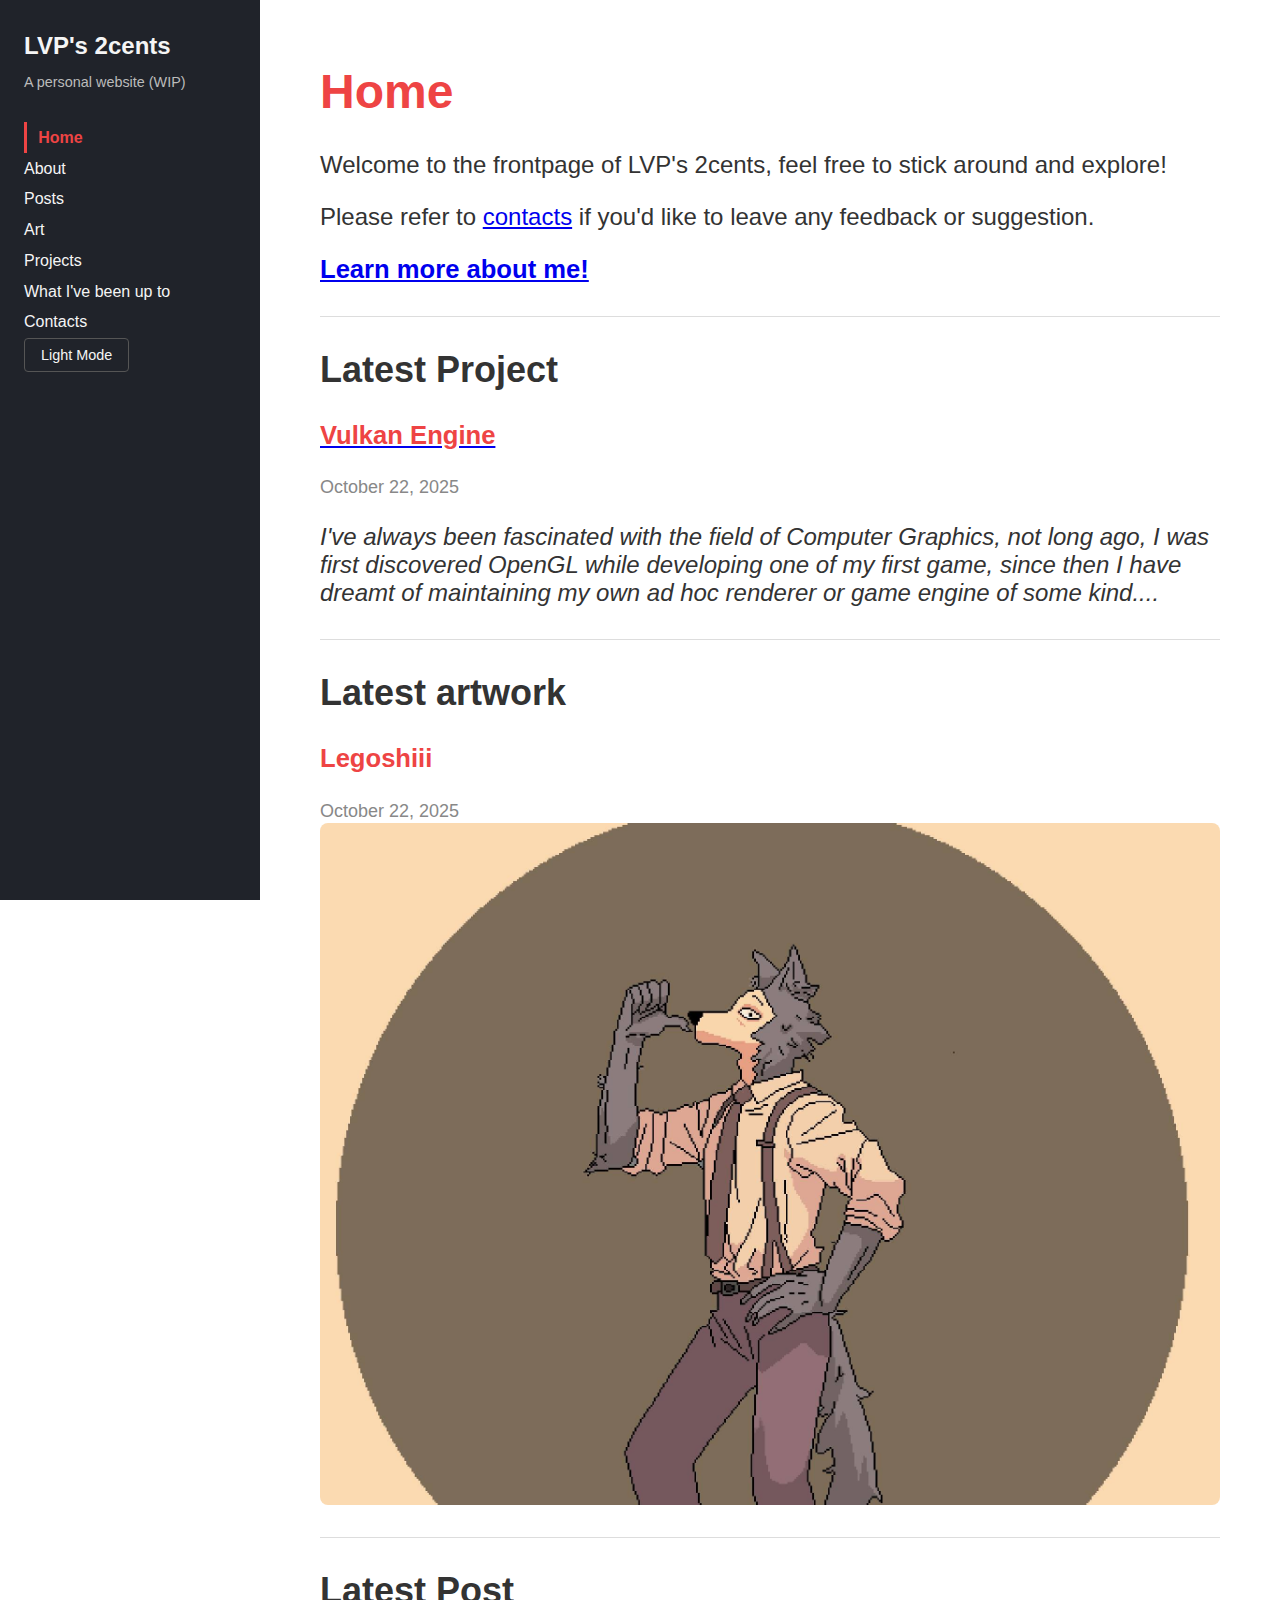
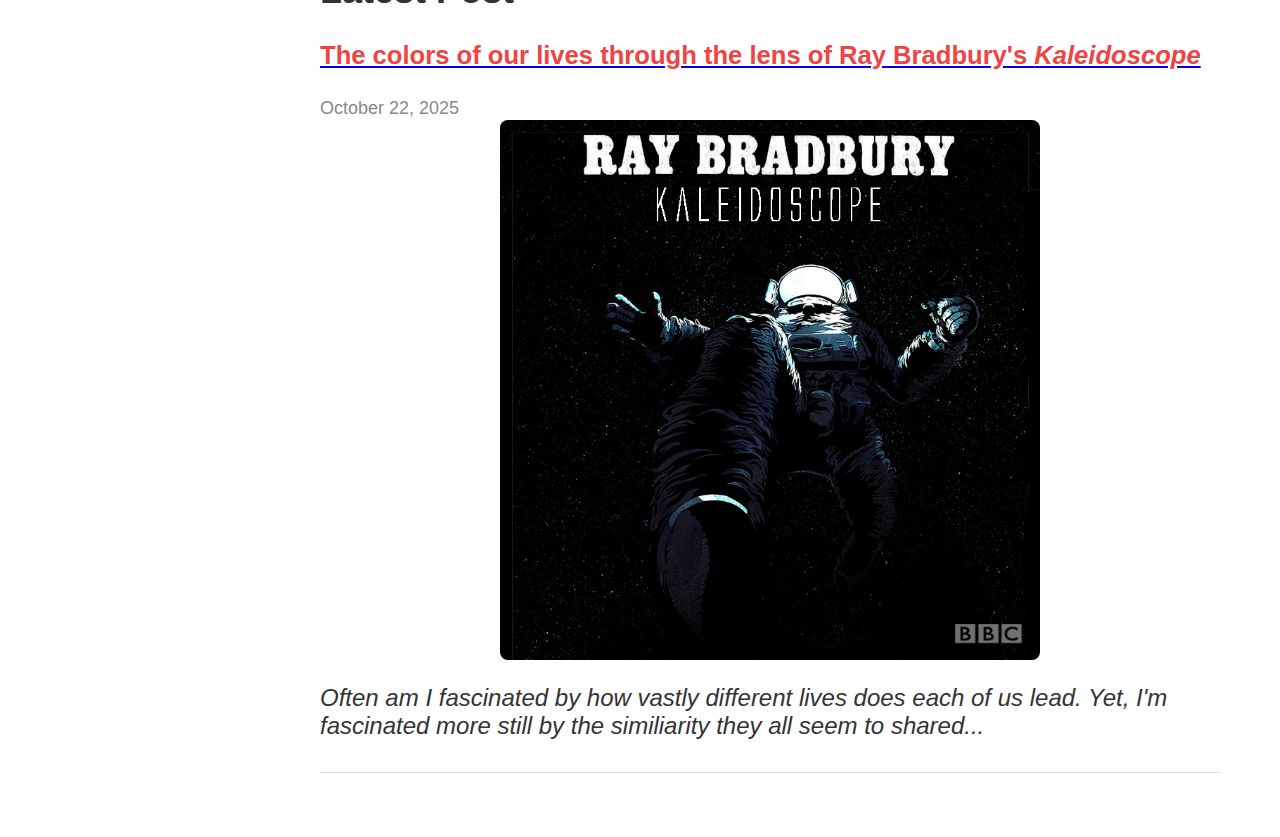
<file: index.html>
<!DOCTYPE html>
<html lang="en">
<head>
  <meta charset="UTF-8">
  <meta name="viewport" content="width=device-width, initial-scale=1.0">
  <title>LVP's 2cents</title>
  <meta name="description" content="Welcome to my LVP's 2cents.">
  <meta name="keywords" content=" portfolio, OpenGL, Java, 2D engine, HTML, CSS, JS">
  <meta name="author" content="lvpgitgud">
  <link rel="icon" type="image/x-icon" href="/images/favicon.svg">

  <link rel = "stylesheet" href="style/style.css">

</head>
<body>

  <aside class="sidebar">
    <div>
      <h1>LVP's 2cents</h1>
      <p>A personal website (WIP)</p>
    </div>
    <nav>
      <a href="/index.html" class="active">Home</a>
      <a href="/about/index.html">About</a>
      <a href="/posts/index.html">Posts</a>
      <a href="/art/index.html">Art</a>
      <a href="/projects/index.html">Projects</a>
      <a href="/now/index.html">What I've been up to</a>
      <a href="/contacts/index.html">Contacts</a>
      <button id="theme-toggle">Light Mode</button>
    </nav>
  </aside>

  <main class="content">
    <div class="content-inner">
        <article class="post">
            <h1>Home</h1>
            <p>Welcome to the frontpage of LVP's 2cents, feel free to stick around and explore!</p>
            <p>Please refer to <a href="/contacts/index.html">contacts</a> if you'd like to leave any feedback or suggestion.</p>
            <h2 class="post-title"><a href="/about/index.html">Learn more about me!</a></h2>
            <hr>
            
            <h2>Latest Project</h2>
            <article class="post">
                <a href="/now/index.html"><h2 class="post-title">Vulkan Engine</h2></a>
                <span class="post-date">October 22, 2025</span>
                <p><i>I've always been fascinated with the field of Computer Graphics, not long ago, I was first discovered OpenGL while developing one of my first game, since then I have dreamt of maintaining my own ad hoc renderer or game engine of some kind....</i></p>
    
            </article>
            <hr>

            <h2>Latest artwork</h2>
            <article class="post">                            
                <h2 class="post-title">Legoshiii</h2>
                <span class="post-date">October 22, 2025</span>
                <a href="/art/photo2.html"><img src="/images/photo2.jpg" alt="Photo 2" loading="lazy"></a>
            </article>
            <hr>

            <h2>Latest Post</h2>
            <article class="post">
              <a href="/posts/post1.html"><h2 class="post-title">The colors of our lives through the lens of Ray Bradbury's <i>Kaleidoscope</i></h2></a>
              <span class="post-date">October 22, 2025</span>
              <a href="/posts/post1.html"><img src="/images/RayBradburyKaleidoscope.jpg" alt="Kaleidoscope" style="width: 60%;" loading="lazy"></a>
            
              <p><i>Often am I fascinated by how vastly different lives does each of us lead. Yet, I'm fascinated more still by the similiarity they all seem to shared...</i>
              </p>
            </article>
            <hr>


    
        </article>
    
    </div>
  </main>

<script src="script/index.js"></script>
</body>
</html>
</file>
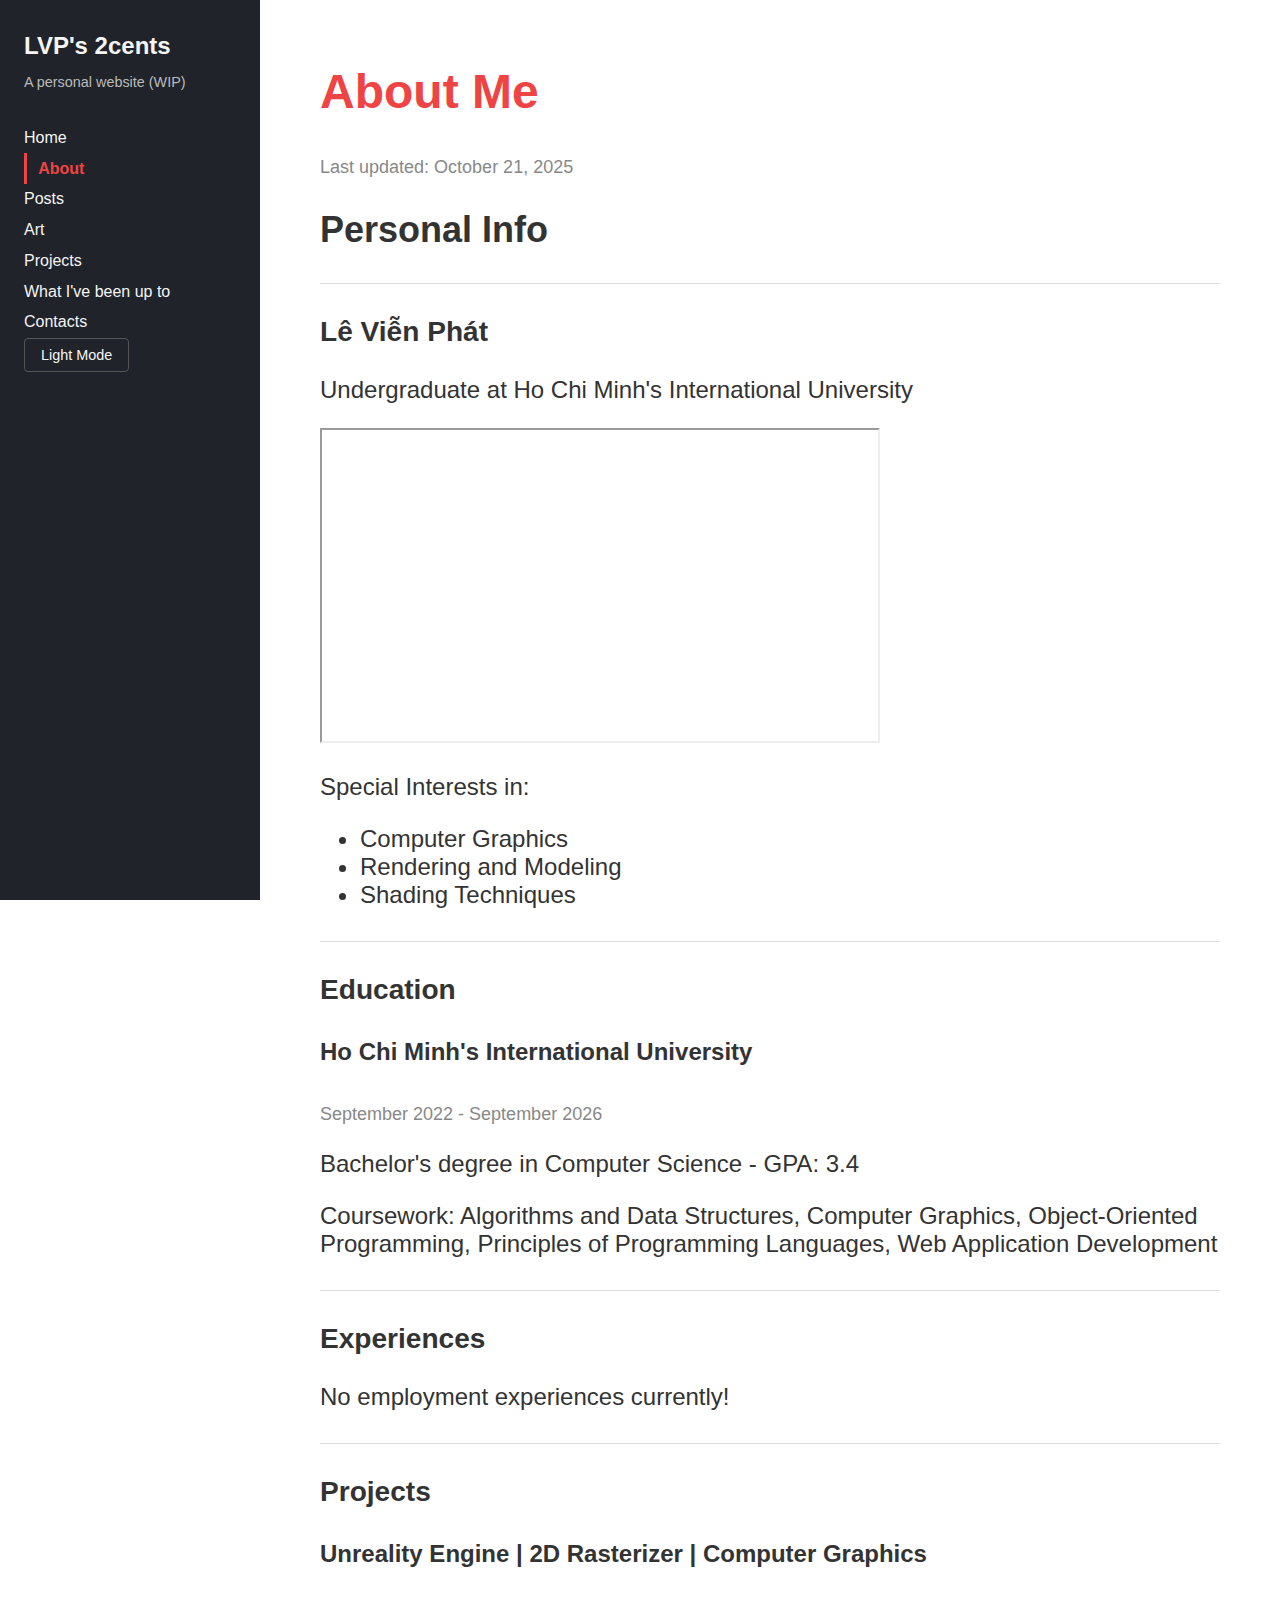
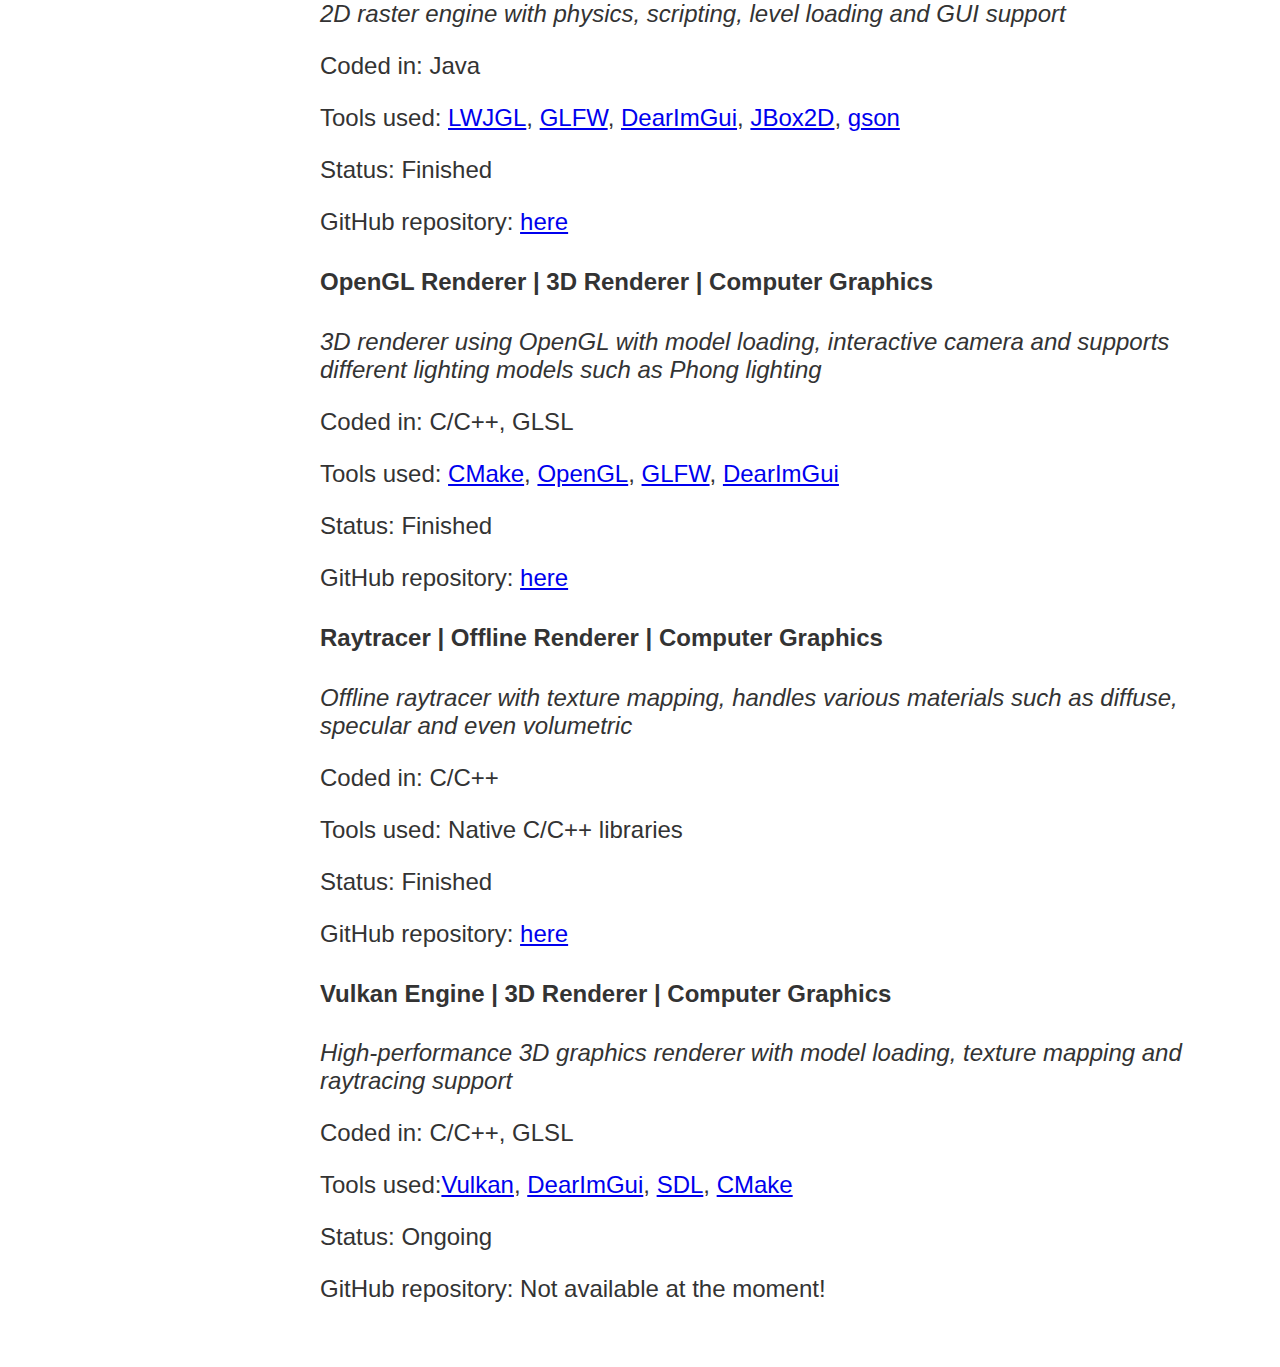
<file: about/index.html>
<!DOCTYPE html>
<html lang="en">
<head>
  <meta charset="UTF-8">
  <meta name="viewport" content="width=device-width, initial-scale=1.0">
  <title>LVP's 2cents</title>

  <link rel = "stylesheet" href="/style/style.css">

</head>
<body>

  <aside class="sidebar">
    <div>
      <h1>LVP's 2cents</h1>
      <p>A personal website (WIP)</p>
    </div>
    <nav>
      <a href="/index.html">Home</a>
      <a href="/about/" class="active">About</a>
      <a href="/posts/">Posts</a>
      <a href="/art/">Art</a>
      <a href="/projects">Projects</a>
      <a href="/now/">What I've been up to</a>
      <a href="/contacts/">Contacts</a>
      <button id="theme-toggle">Light Mode</button>
    </nav>
  </aside>

  <main class="content">
    <div class = "content-inner">
    <article class="post">
        <h1>About Me</h1>
        <span class="post-date">Last updated: October 21, 2025</span>
        <h2>Personal Info</h2>
        <hr>
        <div>
            <h3>Lê Viễn Phát</h3>
            <p>Undergraduate at Ho Chi Minh's International University</p>
            <iframe
              style = "width:560px;height:315px;"
              src="https://hcmiu.edu.vn/"
              loading = "lazy">
            </iframe>

            <p>Special Interests in:</p>
            <ul>
                <li>Computer Graphics</li>
                <li>Rendering and Modeling</li>
                <li>Shading Techniques</li>
            </ul>
        </div>
        <hr>
        <h3>Education</h3>
        <div>
            
            <h4>Ho Chi Minh's International University</h4>
            <span class="post-date">September 2022 - September 2026</span>
            <p>Bachelor's degree in Computer Science - GPA: 3.4</p>
            <p>Coursework: Algorithms and Data Structures, Computer Graphics, Object-Oriented Programming, 
                Principles of Programming Languages, Web Application Development </p>
        </div>
        <hr>
        <h3>Experiences</h3>
        <div>
            
            <p>No employment experiences currently!</p>
            
        </div>
        <hr>
        <h3>Projects</h3>
        <div>


            <h4>Unreality Engine | 2D Rasterizer | Computer Graphics</h4>
            <p><i>2D raster engine with physics, scripting, level loading and GUI support</i></p>
            <p>Coded in: Java</p>
            <p>Tools used: <a href = "https://www.lwjgl.org/">LWJGL</a>, <a href = "https://www.glfw.org/">GLFW</a>, <a href = "https://github.com/ocornut/imgui">DearImGui</a>, <a href = "https://github.com/jbox2d/jbox2d">JBox2D</a>, <a href = "https://github.com/google/gson">gson</a></p>
            <p>Status: Finished</p>
            <p>GitHub repository: <a href="https://github.com/lvpgitgud/OpenGL-Game-Engine">here</a></p>

            <h4>OpenGL Renderer | 3D Renderer | Computer Graphics</h4>
            <p><i>3D renderer using OpenGL with model loading, interactive camera and supports different lighting models such as Phong lighting</i></p>
            <p>Coded in: C/C++, GLSL</p>
            <p>Tools used:  <a href ="https://cmake.org/CMake">CMake</a>, <a href ="https://www.opengl.org/OpenGL">OpenGL</a>, <a href = "https://www.glfw.org/">GLFW</a>, <a href = "https://github.com/ocornut/imgui">DearImGui</a></p>
            <p>Status: Finished</p>
            <p>GitHub repository: <a href="https://github.com/lvpgitgud/OpenGL-renderer">here</a></p>

            <h4>Raytracer | Offline Renderer | Computer Graphics</h4>
            <p><i>Offline raytracer with texture mapping, handles various materials such as diffuse, specular and even volumetric</i></p>
            <p>Coded in: C/C++</p>
            <p>Tools used: Native C/C++ libraries</p>
            <p>Status: Finished</p>
            <p>GitHub repository: <a href="https://github.com/lvpgitgud/Raytracer">here</a></p>

            <h4>Vulkan Engine | 3D Renderer | Computer Graphics</h4>
            <p><i>High-performance 3D graphics renderer with model loading, texture mapping and raytracing support</i></p>
            <p>Coded in: C/C++, GLSL</p>
            <p>Tools used:<a href ="https://vulkan.lunarg.com/sdk/home">Vulkan</a>, <a href = "https://github.com/ocornut/imgui">DearImGui</a>, <a href ="https://github.com/libsdl-org/SDL">SDL</a>, <a href ="https://cmake.org/CMake">CMake</a></p>
            <p>Status: Ongoing</p>
            <p>GitHub repository: Not available at the moment!</p>

            
        </div>
        
    </article>

    </div>
  </main>

<script src="/script/index.js"></script>
</body>
</html>
</file>
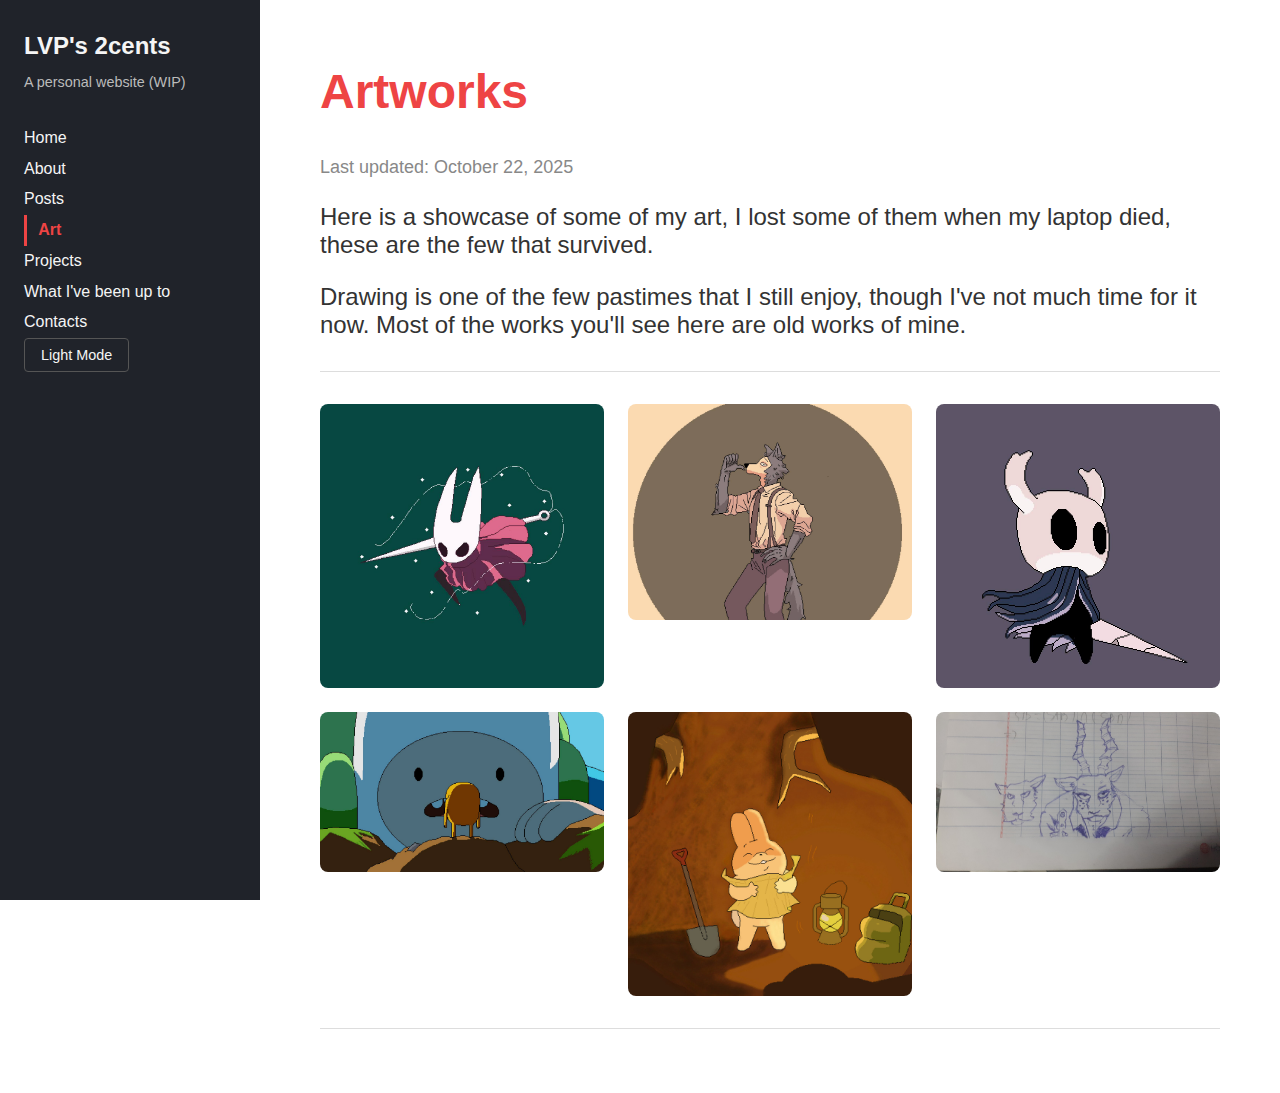
<file: art/index.html>
<!DOCTYPE html>
<html lang="en">
<head>
  <meta charset="UTF-8">
  <meta name="viewport" content="width=device-width, initial-scale=1.0">
  <title>LVP's 2cents</title>

  <link rel = "stylesheet" href="/style/style.css">

</head>
<body>

  <aside class="sidebar">
    <div>
      <h1>LVP's 2cents</h1>
      <p>A personal website (WIP)</p>
    </div>
    <nav>
      <a href="/index.html">Home</a>
      <a href="/about/">About</a>
      <a href="/posts/">Posts</a>
      <a href="/art/"class="active">Art</a>
      <a href="/projects">Projects</a>
      <a href="/now/">What I've been up to</a>
      <a href="/contacts/">Contacts</a>
      <button id="theme-toggle">Light Mode</button>
    </nav>
  </aside>

  <main class="content">
    <div class = "content-inner">
      <article class="post">
      
        <h1>Artworks</h1>
      
        <span class="post-date">Last updated: October 22, 2025</span>
      
        <p>Here is a showcase of some of my art, I lost some of them when my laptop died, these are the few that survived.</p>
        <p>Drawing is one of the few pastimes that I still enjoy, though I've not much time for it now. Most of the works you'll see here are old works of mine. </p>
        <hr>
        <div class="gallery">

          <a href="photo1.html"><img src="/images/photo1.jpg" alt="Photo 1"></a>
          <a href="photo2.html"><img src="/images/photo2.jpg" alt="Photo 2"></a>
          <a href="photo3.html"><img src="/images/photo3.jpg" alt="Photo 3"></a>
          <a href="photo4.html"><img src="/images/photo4.jpg" alt="Photo 4"></a>
          <a href="photo5.html"><img src="/images/photo5.jpg" alt="Photo 5"></a>
          <a href="photo6.html"><img src="/images/photo6.jpg" alt="Photo 6"></a>                 

        </div>

      
      <hr>
    </article>
  </div>
    


  </main>

<script src="/script/index.js"></script>
</body>
</html>
</file>
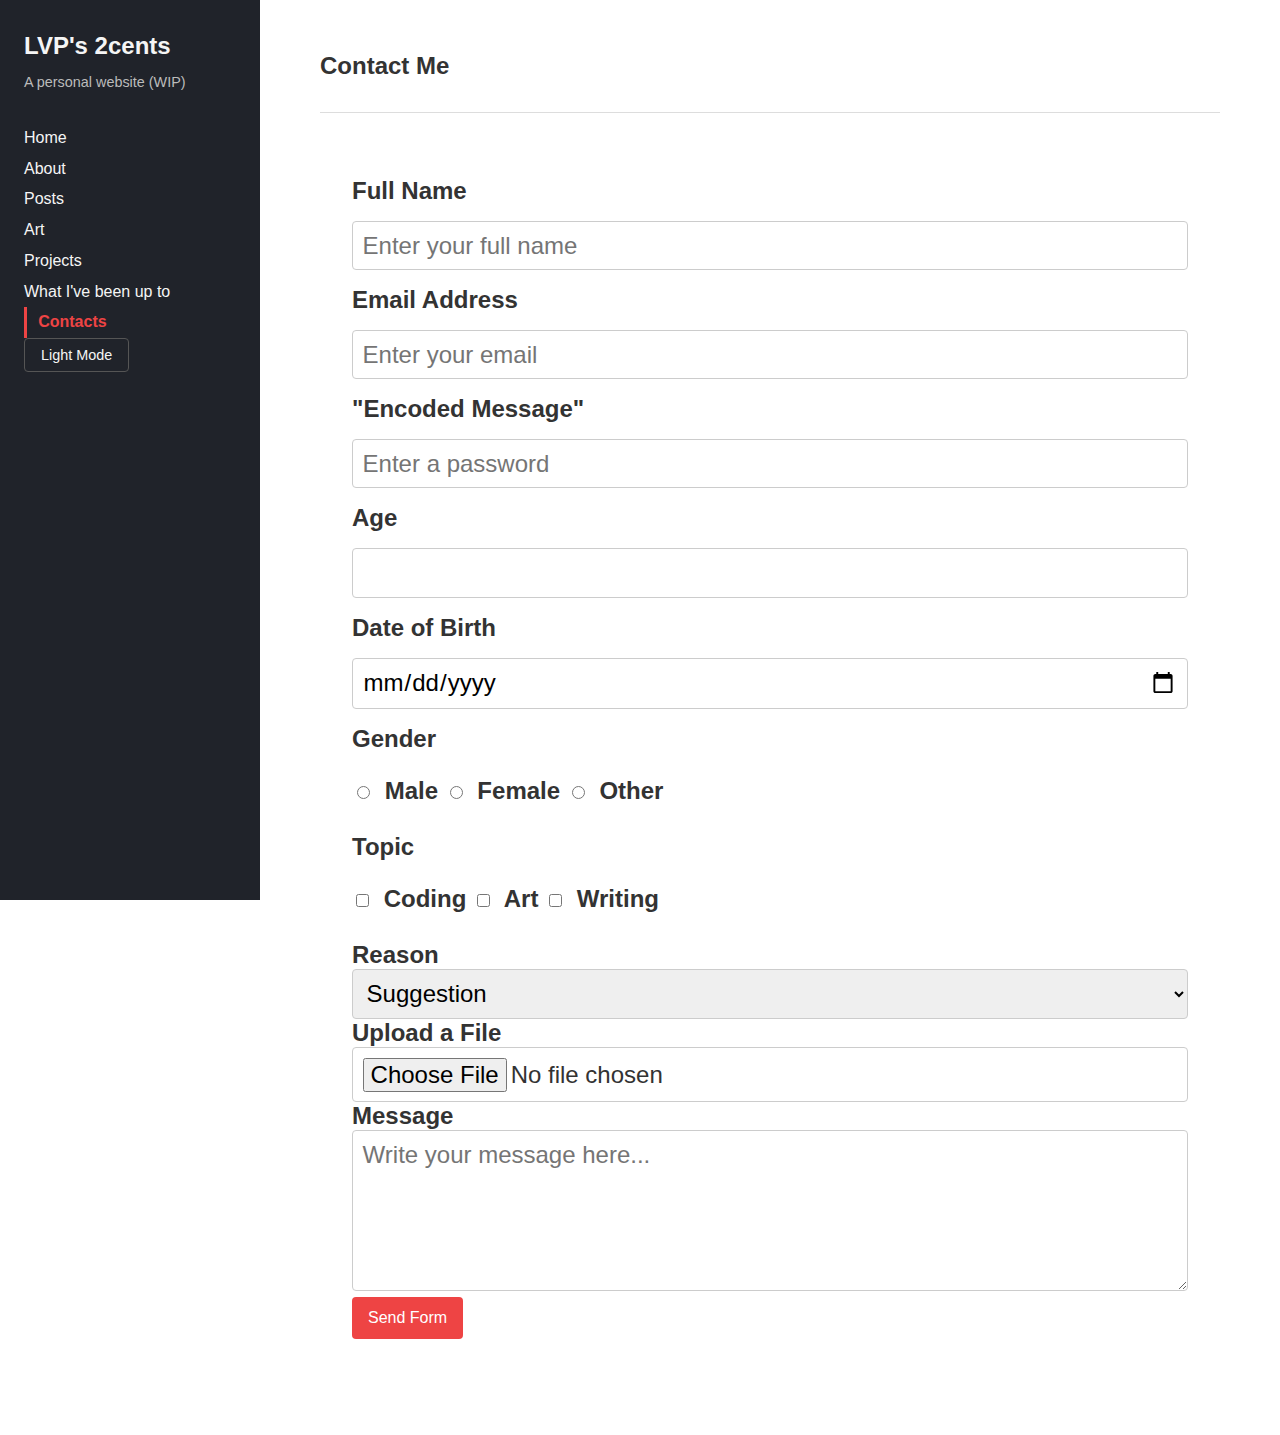
<file: contacts/index.html>
<!DOCTYPE html>
<html lang="en">
<head>
  <meta charset="UTF-8">
  <meta name="viewport" content="width=device-width, initial-scale=1.0">
  <title>LVP's 2cents</title>

  <link rel = "stylesheet" href="/style/style.css">

</head>
<body>

  <aside class="sidebar">
    <div>
      <h1>LVP's 2cents</h1>
      <p>A personal website (WIP)</p>
    </div>
    <nav>
      <a href="/index.html">Home</a>
      <a href="/about/">About</a>
      <a href="/posts/">Posts</a>
      <a href="/art/">Art</a>
      <a href="/projects">Projects</a>
      <a href="/now/">What I've been up to</a>
      <a href="/contacts/"class="active">Contacts</a>
      <button id="theme-toggle">Light Mode</button>
    </nav>
  </aside>

  <main class="content">
    
      <div class="content-inner">
         
        <h2>Contact Me</h2>
        <hr>
         
         
        <article class="post">
          <form class="contact-form" onsubmit="return isValid()">
          
          <label for="name">Full Name</label>
          <input type="text" id="name" name="name" placeholder="Enter your full name" required>

          <label for="email">Email Address</label>
          <input type="email" id="email" name="email" placeholder="Enter your email" required>

          <label for="password">"Encoded Message"</label>
          <input type="password" id="password" name="password" placeholder="Enter a password" required>

 
          <label for="age">Age</label>
          <input type="number" id="age" name="age" required>

          <label for="dob">Date of Birth</label>
          <input type="date" id="dob" name="dob" required>


          <label >Gender</p>
          <label><input type="radio" name="gender" value="male"> Male</label>
          <label><input type="radio" name="gender" value="female"> Female</label>
          <label><input type="radio" name="gender" value="other"> Other</label>

          <br><br>

          <label >Topic</p>
          <label><input type="checkbox" name="interests" value="coding"> Coding</label>
          <label><input type="checkbox" name="interests" value="music"> Art</label>
          <label><input type="checkbox" name="interests" value="travel"> Writing</label>

          <br><br>

          <label for="reason">Reason</label>
          <select id="reason" name="reason" required>
            <option value="support">Suggestion</option>
            <option value="feedback">Feedback</option>
            <option value="business">Collab</option>
          </select>

          <label for="file">Upload a File</label>
          <input type="file" id="file" name="file">

          <label for="message">Message</label>
          <textarea id="message" name="message" rows="5" placeholder="Write your message here..." required></textarea>

          <button type="submit">Send Form</button>
      
        </form>
        </article>
 
      </div>
    </article>


  </main>

<script src="/script/index.js"></script>
</body>
</html>
</file>
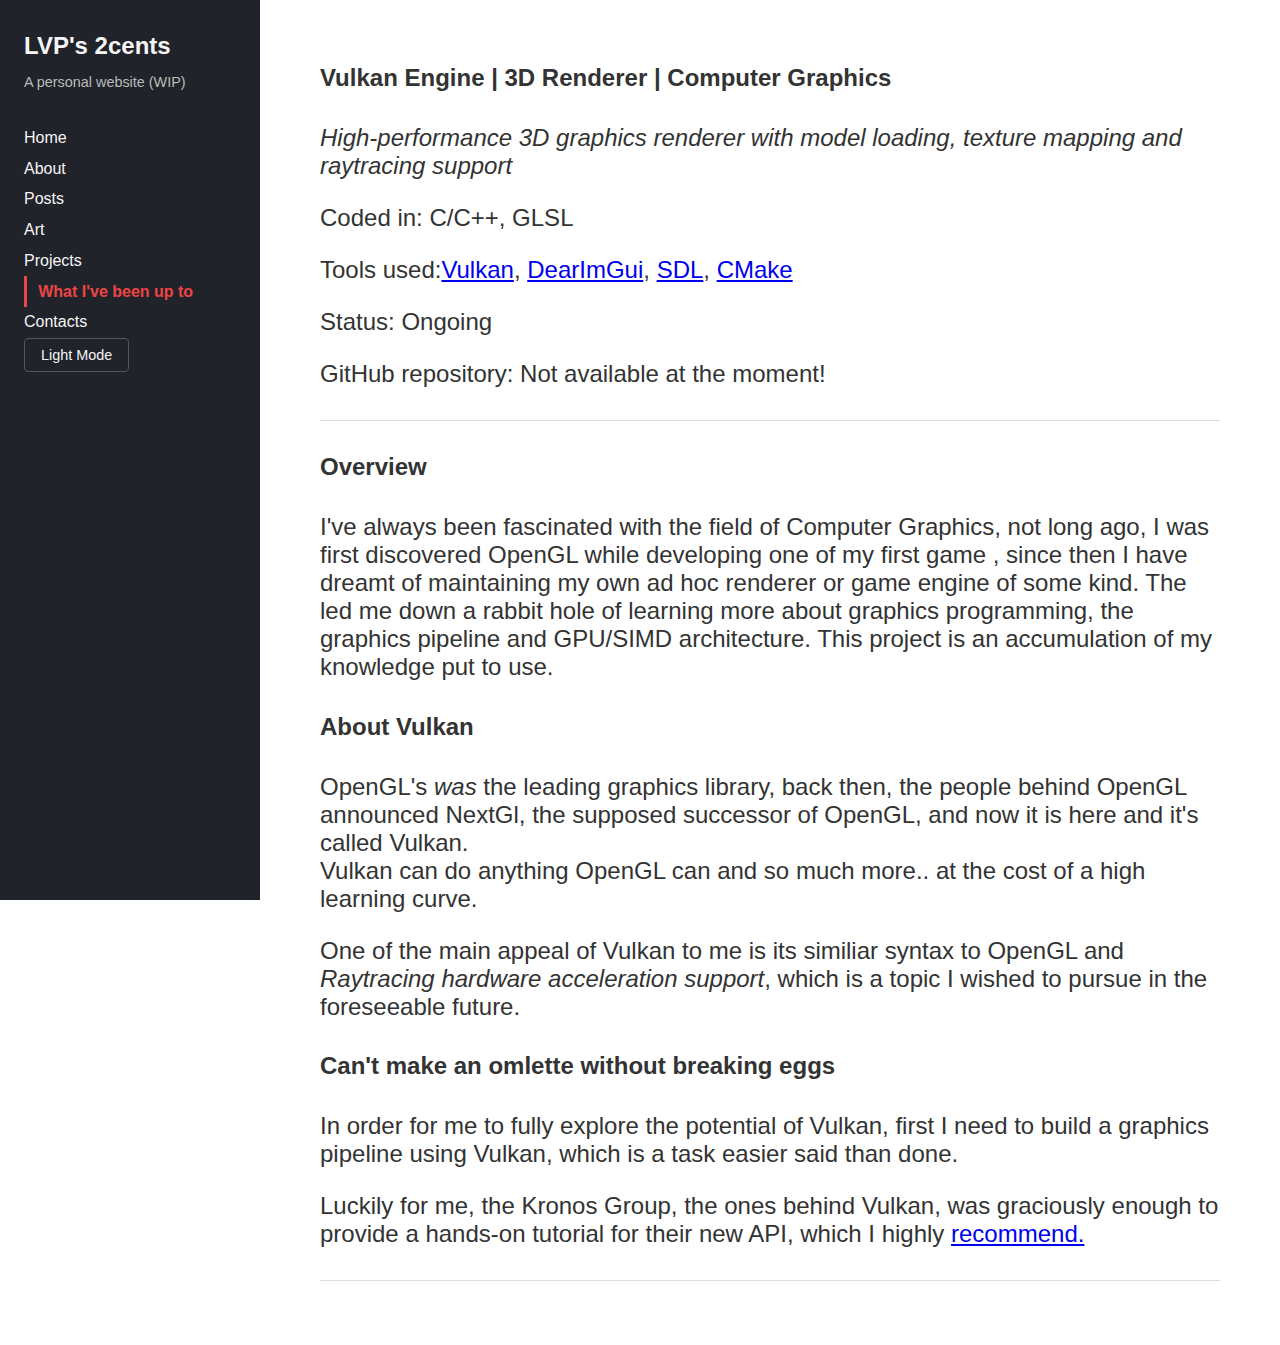
<file: now/index.html>
<!DOCTYPE html>
<html lang="en">
<head>
  <meta charset="UTF-8">
  <meta name="viewport" content="width=device-width, initial-scale=1.0">
  <title>LVP's 2cents</title>

  <link rel = "stylesheet" href="/style/style.css">

</head>
<body>

  <aside class="sidebar">
    <div>
      <h1>LVP's 2cents</h1>
      <p>A personal website (WIP)</p>
    </div>
    <nav>
      <a href="/index.html">Home</a>
      <a href="/about/">About</a>
      <a href="/posts/">Posts</a>
      <a href="/art/">Art</a>
      <a href="/projects">Projects</a>
      <a href="/now/"class="active">What I've been up to</a>
      <a href="/contacts/">Contacts</a>
      <button id="theme-toggle">Light Mode</button>
    </nav>
  </aside>

  <main class="content">
    <div class = "content-inner">
      <article class="post">

            <h4>Vulkan Engine | 3D Renderer | Computer Graphics</h4>
            <p><i>High-performance 3D graphics renderer with model loading, texture mapping and raytracing support</i></p>
            <p>Coded in: C/C++, GLSL</p>
            <p>Tools used:<a href ="https://vulkan.lunarg.com/sdk/home">Vulkan</a>, <a href = "https://github.com/ocornut/imgui">DearImGui</a>, <a href ="https://github.com/libsdl-org/SDL">SDL</a>, <a href ="https://cmake.org/CMake">CMake</a></p>
            <p>Status: Ongoing</p>
            <p>GitHub repository: Not available at the moment!</a></p>
        </article>
        <hr>
        <article class="post">

            <h4>Overview</h4>
            <p>I've always been fascinated with the field of Computer Graphics, not long ago, I was first discovered OpenGL while developing one of my first game
            , since then I have dreamt of maintaining my own ad hoc renderer or game engine of some kind. The led me down a rabbit hole of learning more about graphics programming,
            the graphics pipeline and GPU/SIMD architecture. This project is an accumulation of my knowledge put to use.  
            </p>

            <h4>About Vulkan</h4>
            <p>OpenGL's <i>was</i> the leading graphics library, back then, the people behind OpenGL announced NextGl, the supposed successor of OpenGL, and now it is here and it's called Vulkan.
              <br>
              Vulkan can do anything OpenGL can and so much more.. at the cost of a high learning curve.
            </p>
            <p>One of the main appeal of Vulkan to me is its similiar syntax to OpenGL and <i>Raytracing hardware acceleration support</i>, which is a topic I wished to pursue in the foreseeable future.</p>

            <h4>Can't make an omlette without breaking eggs </h4>
            <p>In order for me to fully explore the potential of Vulkan, first I need to build a graphics pipeline using Vulkan, which is a task easier said than done.</p>
            <p>Luckily for me, the Kronos Group, the ones behind Vulkan, was graciously enough to provide a hands-on tutorial for their new API, which I highly <a href="https://docs.vulkan.org/tutorial/latest/00_Introduction.html">recommend.</a></p>
        </article>



   


      
      <hr>
    </article>
  </div>
  </main>

<script src="/script/index.js"></script>
</body>
</html>
</file>
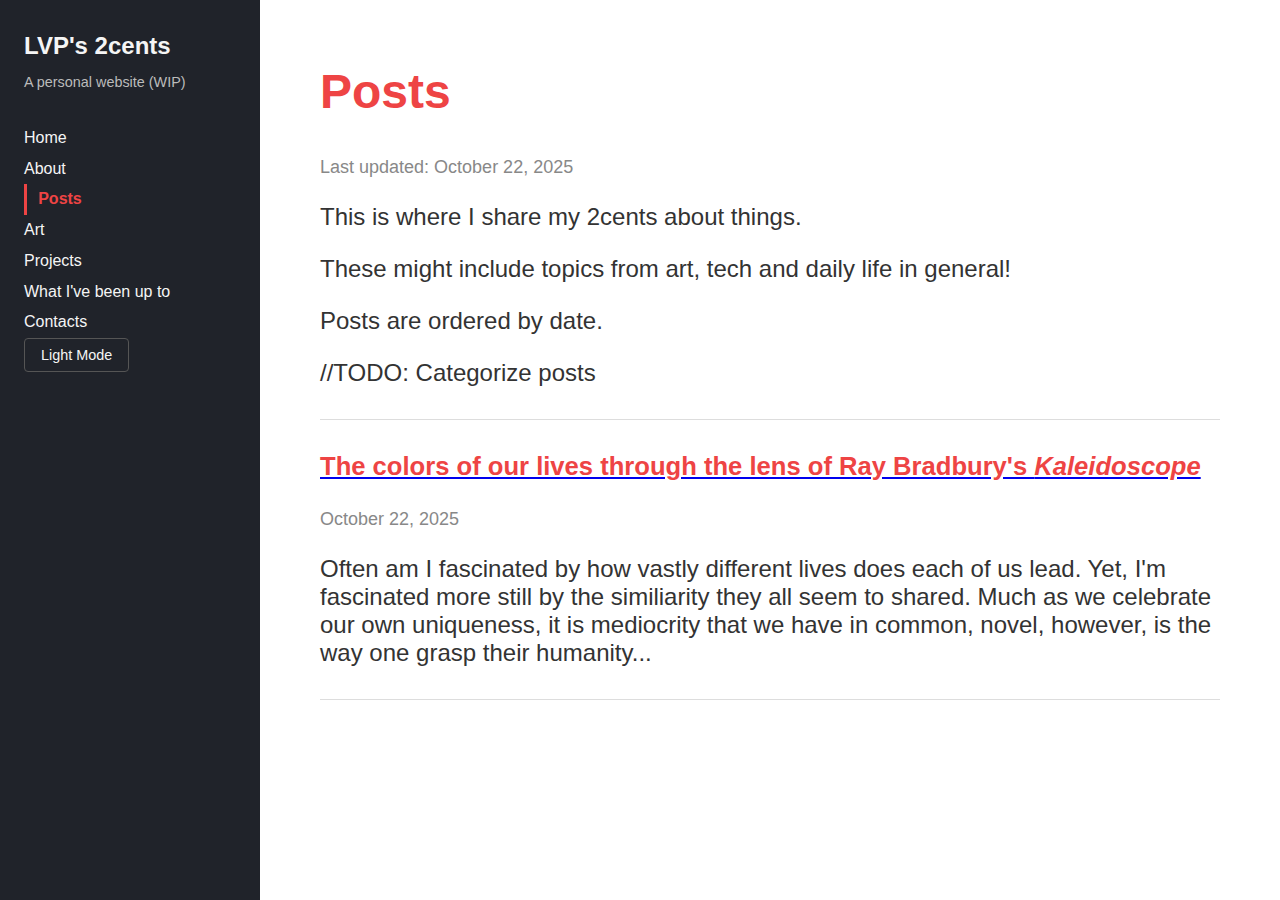
<file: posts/index.html>
<!DOCTYPE html>
<html lang="en">
<head>
  <meta charset="UTF-8">
  <meta name="viewport" content="width=device-width, initial-scale=1.0">
  <title>LVP's 2cents</title>
  <meta name="description" content="Welcome to my LVP's 2cents.">
  <meta name="keywords" content=" portfolio, OpenGL, Java, 2D engine, HTML, CSS, JS">
  <meta name="author" content="lvpgitgud">
  <link rel="icon" type="image/x-icon" href="/images/favicon.svg">
  
  <link rel = "stylesheet" href="/style/style.css">

</head>
<body>

  <aside class="sidebar">
    <div>
      <h1>LVP's 2cents</h1>
      <p>A personal website (WIP)</p>
    </div>
    <nav>
      <a href="/index.html">Home</a>
      <a href="/about/">About</a>
      <a href="/posts/" class="active">Posts</a>
      <a href="/art/">Art</a>
      <a href="/projects">Projects</a>
      <a href="/now/">What I've been up to</a>
      <a href="/contacts/">Contacts</a>
      <button id="theme-toggle">Light Mode</button>
    </nav>
  </aside>
  <main class="content">
    <div class = "content-inner">
      <article class="post">
      
        <h1>Posts</h1>
      
        <span class="post-date">Last updated: October 22, 2025</span>
      
        <p>This is where I share my 2cents about things.</p>
        <p>These might include topics from art, tech and daily life in general! </p>
        <p>Posts are ordered by date.</p>
        <p>//TODO: Categorize posts</p>
        <hr>
              
        <article class="post">
                
          <a href="post1.html"><h2 class="post-title">The colors of our lives through the lens of Ray Bradbury's <i>Kaleidoscope</i></h2></a>
                
          <span class="post-date">October 22, 2025</span>
          <p>Often am I fascinated by how vastly different lives does each of us lead. Yet, I'm fascinated more still by the similiarity they all seem to shared.
            Much as we celebrate our own uniqueness, it is mediocrity that we have in common, novel, however, is the way one grasp their humanity...
          </p>

         
            
        </article>
      
      <hr>
    </article>
  </div>
  </main>

<script src="/script/index.js"></script>
</body>
</html>
</file>
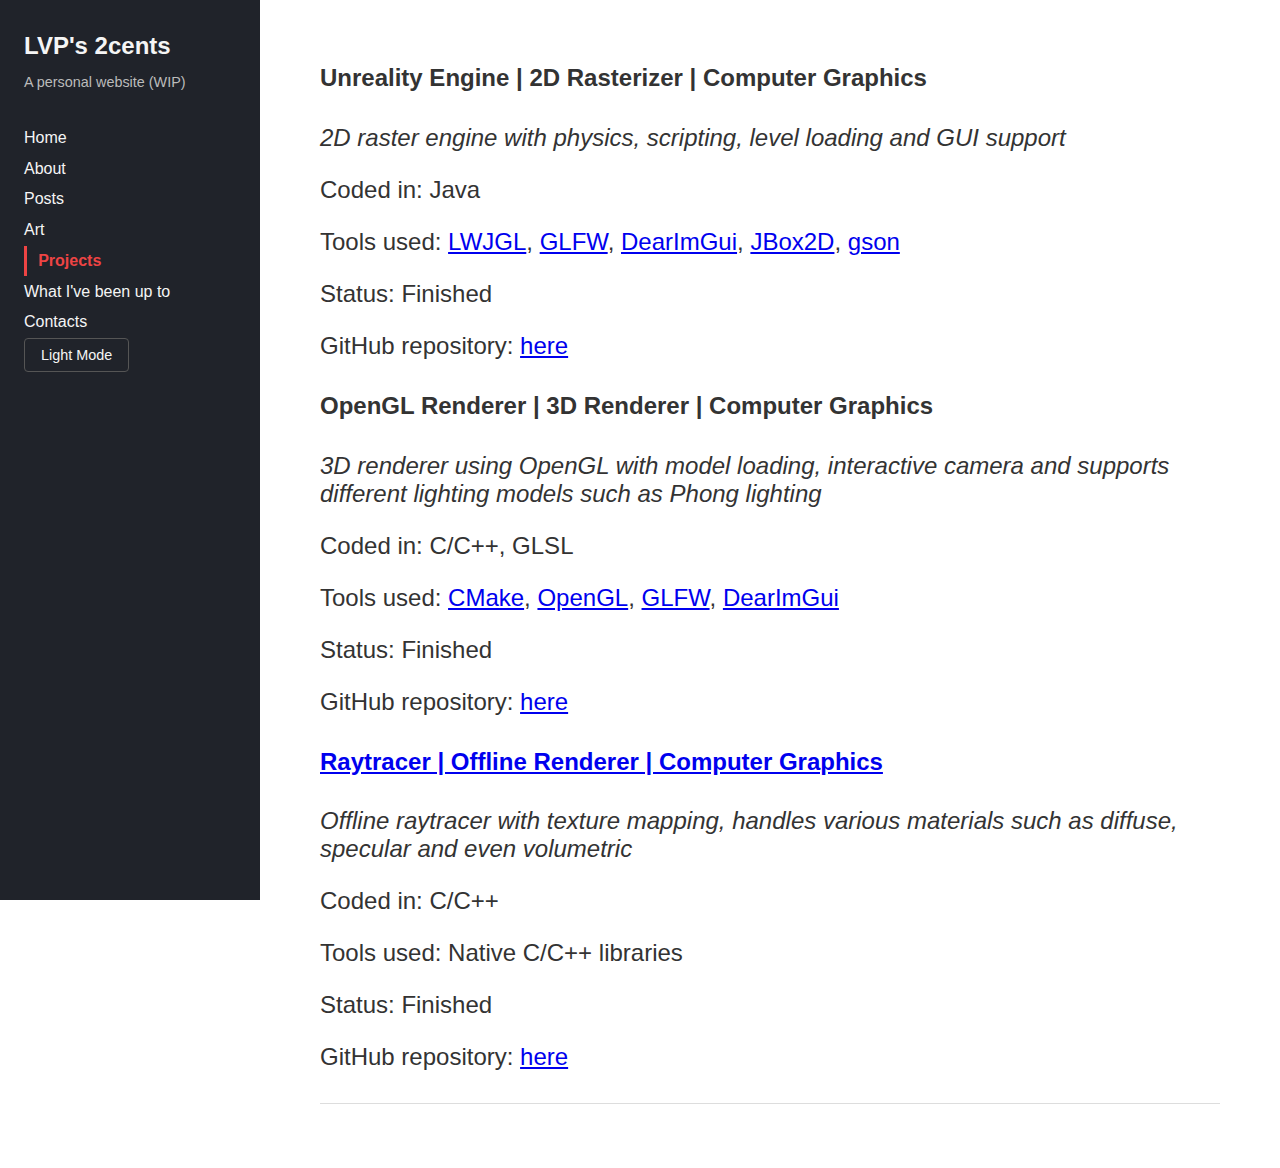
<file: projects/index.html>
<!DOCTYPE html>
<html lang="en">
<head>
  <meta charset="UTF-8">
  <meta name="viewport" content="width=device-width, initial-scale=1.0">
  <title>LVP's 2cents</title>

  <link rel = "stylesheet" href="/style/style.css">

</head>
<body>

  <aside class="sidebar">
    <div>
      <h1>LVP's 2cents</h1>
      <p>A personal website (WIP)</p>
    </div>
    <nav>
      <a href="/index.html">Home</a>
      <a href="/about/">About</a>
      <a href="/posts/">Posts</a>
      <a href="/art/">Art</a>
      <a href="/projects" class="active">Projects</a>
      <a href="/now/">What I've been up to</a>
      <a href="/contacts/">Contacts</a>
      <button id="theme-toggle">Light Mode</button>
    </nav>
  </aside>

  <main class="content">
    <div class = "content-inner">
      <article class="post">

            <h4>Unreality Engine | 2D Rasterizer | Computer Graphics</h4>
            <p><i>2D raster engine with physics, scripting, level loading and GUI support</i></p>
            <p>Coded in: Java</p>
            <p>Tools used: <a href = "https://www.lwjgl.org/">LWJGL</a>, <a href = "https://www.glfw.org/">GLFW</a>, <a href = "https://github.com/ocornut/imgui">DearImGui</a>, <a href = "https://github.com/jbox2d/jbox2d">JBox2D</a>, <a href = "https://github.com/google/gson">gson</a></p>
            <p>Status: Finished</p>
            <p>GitHub repository: <a href="https://github.com/lvpgitgud/OpenGL-Game-Engine">here</a></p>

            <h4>OpenGL Renderer | 3D Renderer | Computer Graphics</h4>
            <p><i>3D renderer using OpenGL with model loading, interactive camera and supports different lighting models such as Phong lighting</i></p>
            <p>Coded in: C/C++, GLSL</p>
            <p>Tools used:  <a href ="https://cmake.org/CMake">CMake</a>, <a href ="https://www.opengl.org/OpenGL">OpenGL</a>, <a href = "https://www.glfw.org/">GLFW</a>, <a href = "https://github.com/ocornut/imgui">DearImGui</a></p>
            <p>Status: Finished</p>
            <p>GitHub repository: <a href="https://github.com/lvpgitgud/OpenGL-renderer">here</a></p>

            <a href="project1.html"><h4>Raytracer | Offline Renderer | Computer Graphics</h4></a>
            <p><i>Offline raytracer with texture mapping, handles various materials such as diffuse, specular and even volumetric</i></p>
            <p>Coded in: C/C++</p>
            <p>Tools used: Native C/C++ libraries</p>
            <p>Status: Finished</p>
            <p>GitHub repository: <a href="https://github.com/lvpgitgud/Raytracer">here</a></p>


        </article>


   


      
      <hr>
  </div>
  </main>
<script src="/script/index.js"></script>
</body>
</html>
</file>
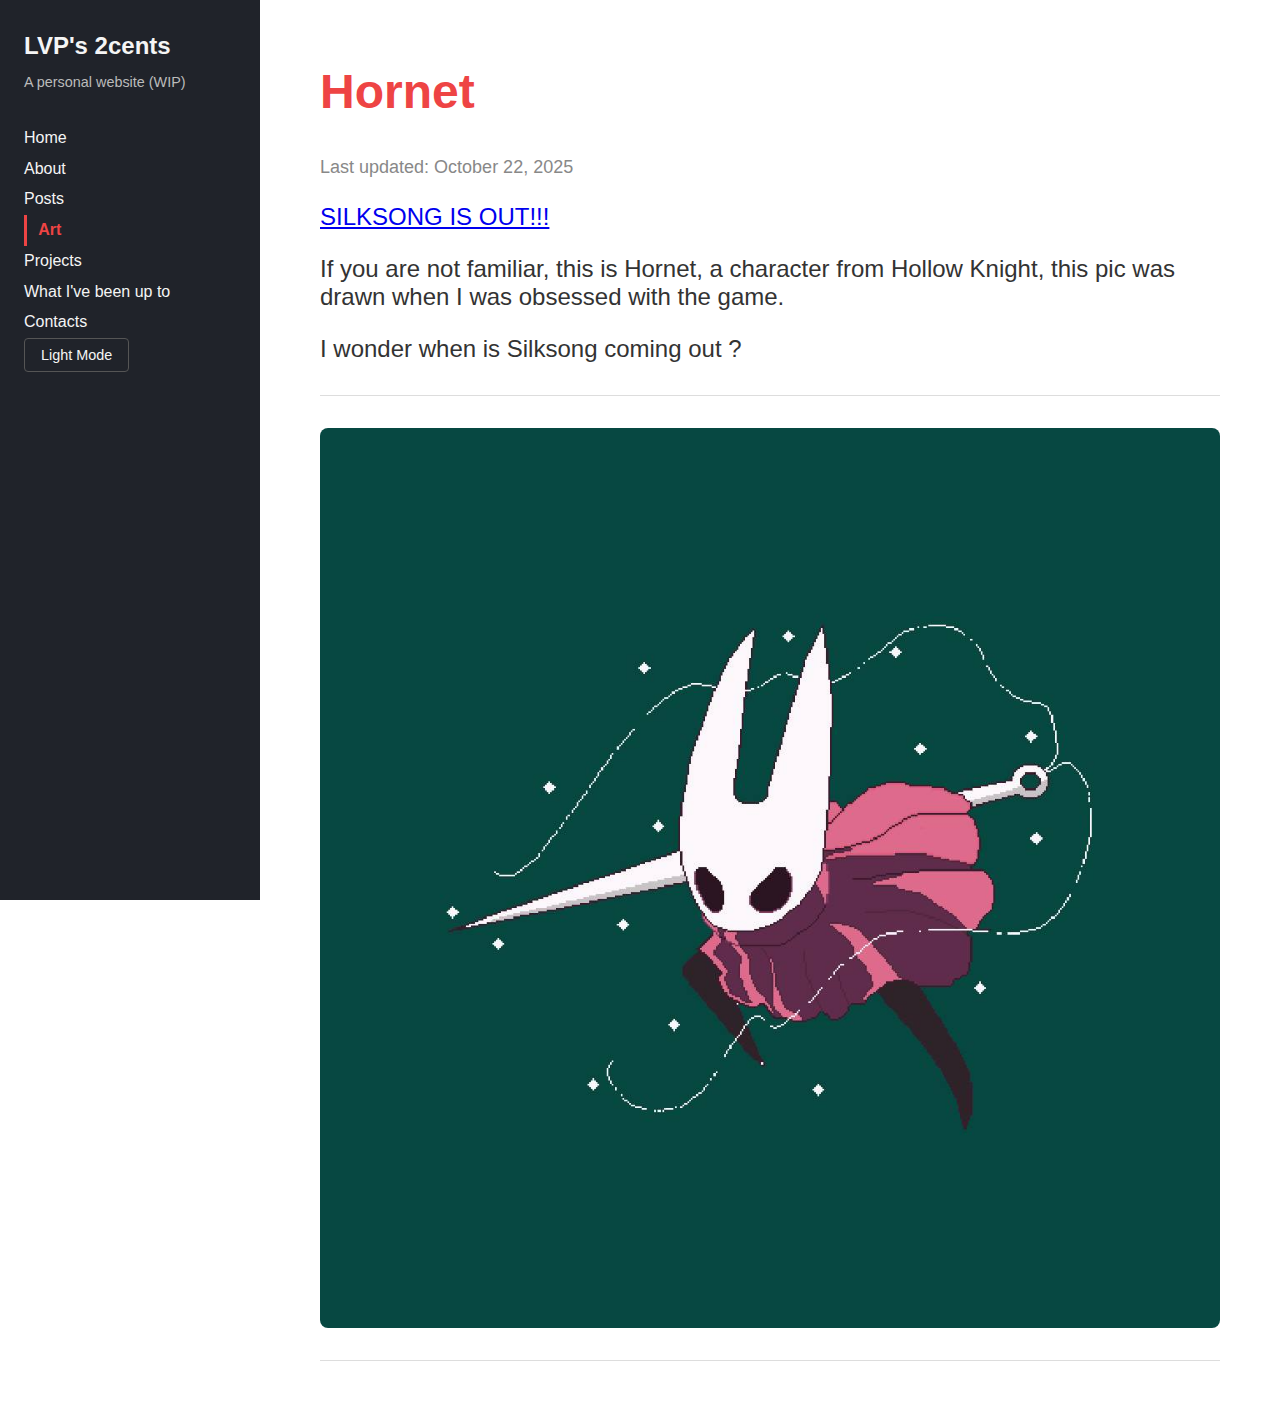
<file: art/photo1.html>
<!DOCTYPE html>
<html lang="en">
<head>
  <meta charset="UTF-8">
  <meta name="viewport" content="width=device-width, initial-scale=1.0">
  <title>LVP's 2cents</title>
  <meta name="description" content="Welcome to my LVP's 2cents.">
  <meta name="keywords" content=" portfolio, OpenGL, Java, 2D engine, HTML, CSS, JS">
  <meta name="author" content="lvpgitgud">
  <link rel="icon" type="image/x-icon" href="/images/favicon.svg">
  <link rel = "stylesheet" href="/style/style.css">

</head>
<body>

  <aside class="sidebar">
    <div>
      <h1>LVP's 2cents</h1>
      <p>A personal website (WIP)</p>
    </div>
    <nav>
      <a href="/index.html">Home</a>
      <a href="/about/">About</a>
      <a href="/posts/">Posts</a>
      <a href="/art/" class="active">Art</a>
      <a href="/projects">Projects</a>
      <a href="/now/">What I've been up to</a>
      <a href="/contacts/">Contacts</a>
      <button id="theme-toggle">Light Mode</button>
    </nav>
  </aside>

  <main class="content">
    <div class = "content-inner">
      <article class="post">
      
        <h1>Hornet</h1>
      
        <span class="post-date">Last updated: October 22, 2025</span>

        <p><a href = "https://store.steampowered.com/app/1030300/Hollow_Knight_Silksong/">SILKSONG IS OUT!!!</a></p>
        <p>If you are not familiar, this is Hornet, a character from Hollow Knight, this pic was drawn when I was obsessed with the game.</p>
        <p>I wonder when is Silksong coming out ?</p>
        <hr>
        

          <img src="/images/photo1.jpg" alt="Photo 1">
                        

        
      
      <hr>
    </article>
  </div>
    


  </main>

<script src="/script/index.js"></script>
</body>
</html>
</file>
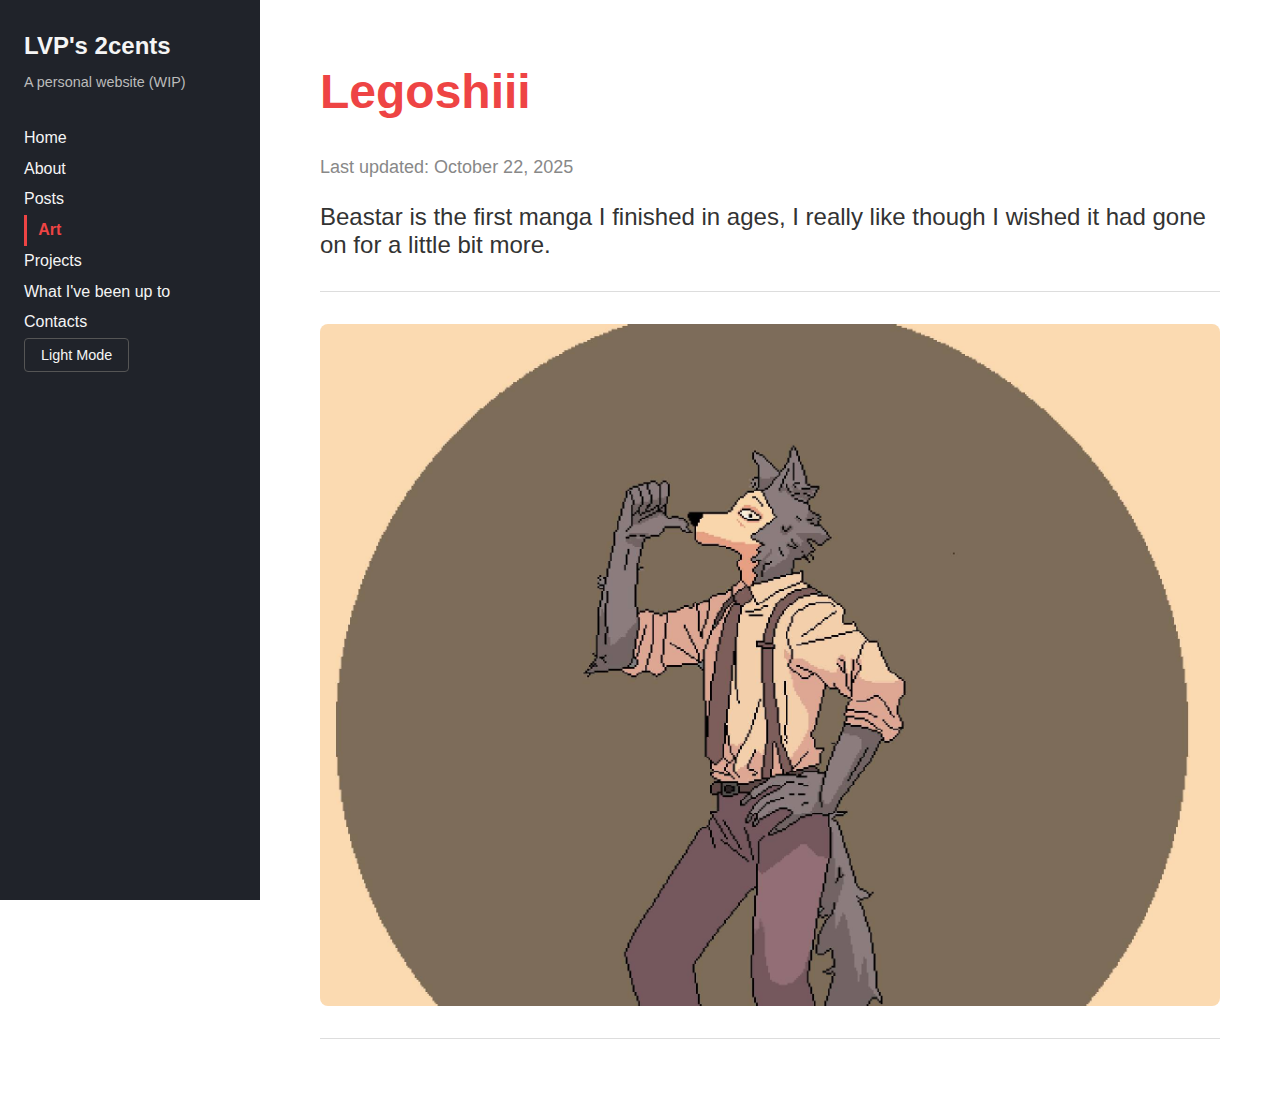
<file: art/photo2.html>
<!DOCTYPE html>
<html lang="en">
<head>
  <meta charset="UTF-8">
  <meta name="viewport" content="width=device-width, initial-scale=1.0">
  <title>LVP's 2cents</title>
  <meta name="description" content="Welcome to my LVP's 2cents.">
  <meta name="keywords" content=" portfolio, OpenGL, Java, 2D engine, HTML, CSS, JS">
  <meta name="author" content="lvpgitgud">
  <link rel="icon" type="image/x-icon" href="/images/favicon.svg">
  <link rel = "stylesheet" href="/style/style.css">

</head>
<body>

  <aside class="sidebar">
    <div>
      <h1>LVP's 2cents</h1>
      <p>A personal website (WIP)</p>
    </div>
    <nav>
      <a href="/index.html">Home</a>
      <a href="/about/">About</a>
      <a href="/posts/">Posts</a>
      <a href="/art/" class="active">Art</a>
      <a href="/projects">Projects</a>
      <a href="/now/">What I've been up to</a>
      <a href="/contacts/">Contacts</a>
      <button id="theme-toggle">Light Mode</button>
    </nav>
  </aside>

  <main class="content">
    <div class = "content-inner">
      <article class="post">
      
        <h1>Legoshiii</h1>
      
        <span class="post-date">Last updated: October 22, 2025</span>

        
        <p>Beastar is the first manga I finished in ages, I really like though I wished it had gone on for a little bit more.</p>
    
        <hr>
        

          <img src="/images/photo2.jpg" alt="Photo 2">
                        

        
      
      <hr>
    </article>
  </div>
    


  </main>

<script src="/script/index.js"></script>
</body>
</html>
</file>
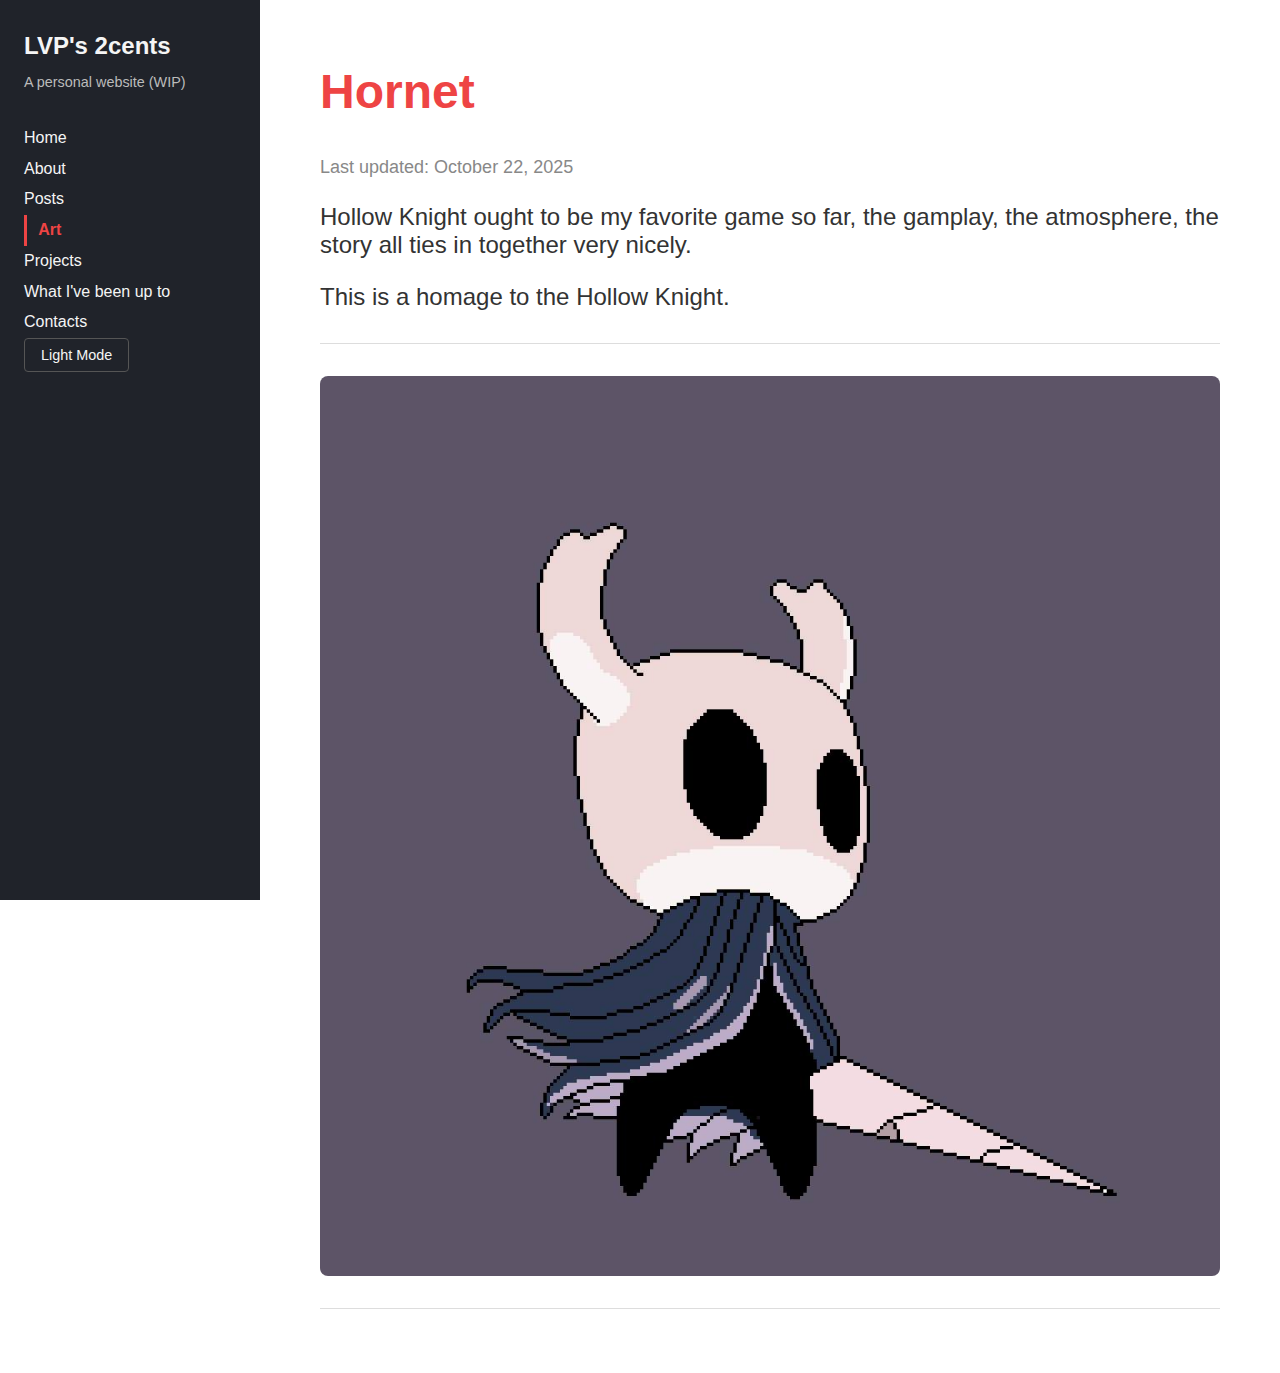
<file: art/photo3.html>
<!DOCTYPE html>
<html lang="en">
<head>
  <meta charset="UTF-8">
  <meta name="viewport" content="width=device-width, initial-scale=1.0">
  <title>LVP's 2cents</title>
  <meta name="description" content="Welcome to my LVP's 2cents.">
  <meta name="keywords" content=" portfolio, OpenGL, Java, 2D engine, HTML, CSS, JS">
  <meta name="author" content="lvpgitgud">
  <link rel="icon" type="image/x-icon" href="/images/favicon.svg">
  <link rel = "stylesheet" href="/style/style.css">

</head>
<body>

  <aside class="sidebar">
    <div>
      <h1>LVP's 2cents</h1>
      <p>A personal website (WIP)</p>
    </div>
    <nav>
      <a href="/index.html">Home</a>
      <a href="/about/">About</a>
      <a href="/posts/">Posts</a>
      <a href="/art/" class="active">Art</a>
      <a href="/projects">Projects</a>
      <a href="/now/">What I've been up to</a>
      <a href="/contacts/">Contacts</a>
      <button id="theme-toggle">Light Mode</button>
    </nav>
  </aside>

  <main class="content">
    <div class = "content-inner">
      <article class="post">
      
        <h1>Hornet</h1>
      
        <span class="post-date">Last updated: October 22, 2025</span>

        
        <p>Hollow Knight ought to be my favorite game so far, the gamplay, the atmosphere, the story all ties in together very nicely.</p>
        <p>This is a homage to the Hollow Knight. </p>
        <hr>
        

          <img src="/images/photo3.jpg" alt="Photo 3">
                        

        
      
      <hr>
    </article>
  </div>
    


  </main>

<script src="/script/index.js"></script>
</body>
</html>
</file>
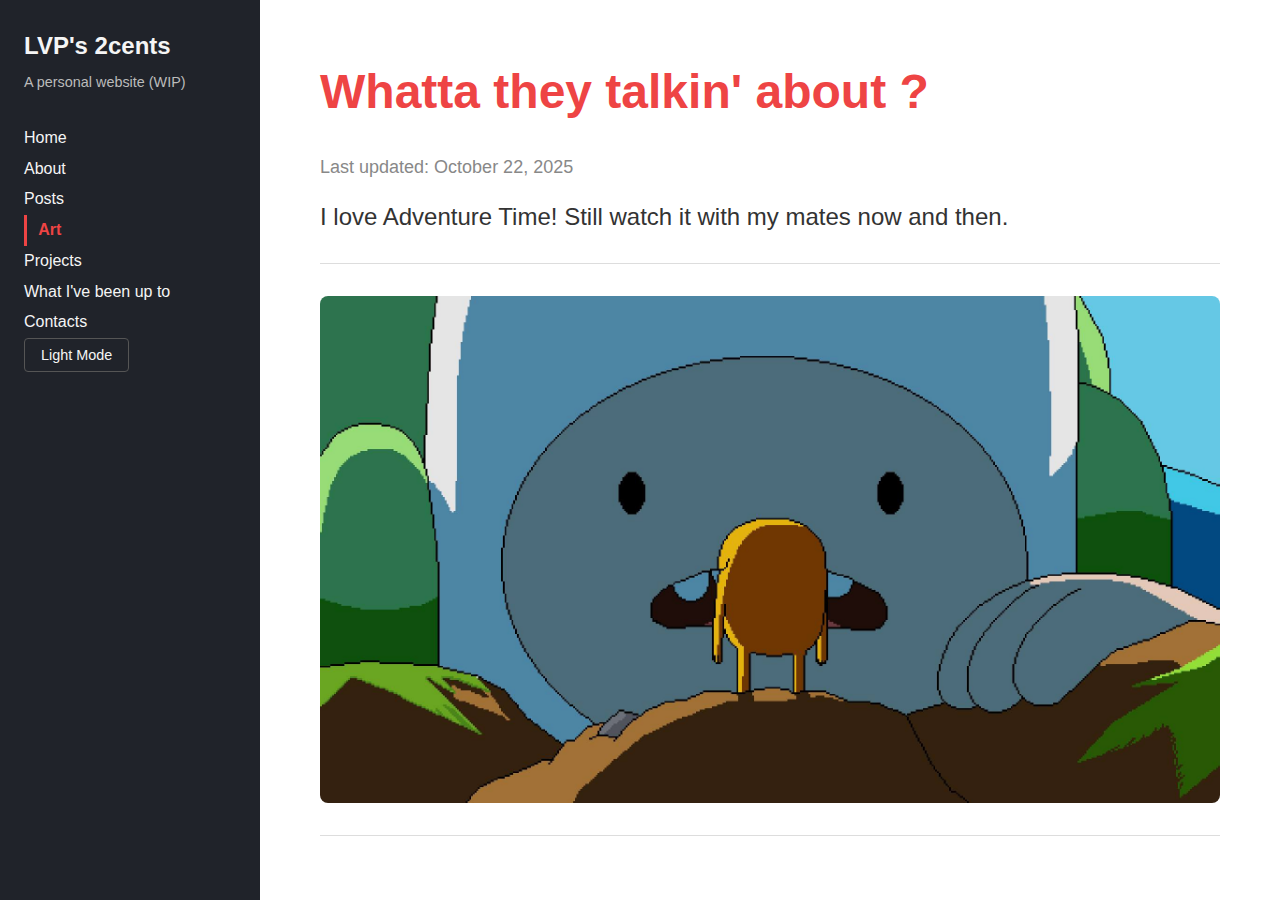
<file: art/photo4.html>
<!DOCTYPE html>
<html lang="en">
<head>
  <meta charset="UTF-8">
  <meta name="viewport" content="width=device-width, initial-scale=1.0">
  <title>LVP's 2cents</title>

  <link rel = "stylesheet" href="/style/style.css">

</head>
<body>

  <aside class="sidebar">
    <div>
      <h1>LVP's 2cents</h1>
      <p>A personal website (WIP)</p>
    </div>
    <nav>
      <a href="/index.html">Home</a>
      <a href="/about/">About</a>
      <a href="/posts/">Posts</a>
      <a href="/art/"class="active">Art</a>
      <a href="/projects">Projects</a>
      <a href="/now/">What I've been up to</a>
      <a href="/contacts/">Contacts</a>
      <button id="theme-toggle">Light Mode</button>
    </nav>
  </aside>

  <main class="content">
    <div class = "content-inner">
      <article class="post">
      
        <h1>Whatta they talkin' about ?</h1>
      
        <span class="post-date">Last updated: October 22, 2025</span>

        
        <p>I love Adventure Time! Still watch it with my mates now and then.</p>
        
        <hr>
        

          <img src="/images/photo4.jpg" alt="Photo 4">
                        

        
      
      <hr>
    </article>
  </div>
    


  </main>

<script src="/script/index.js"></script>
</body>
</html>
</file>
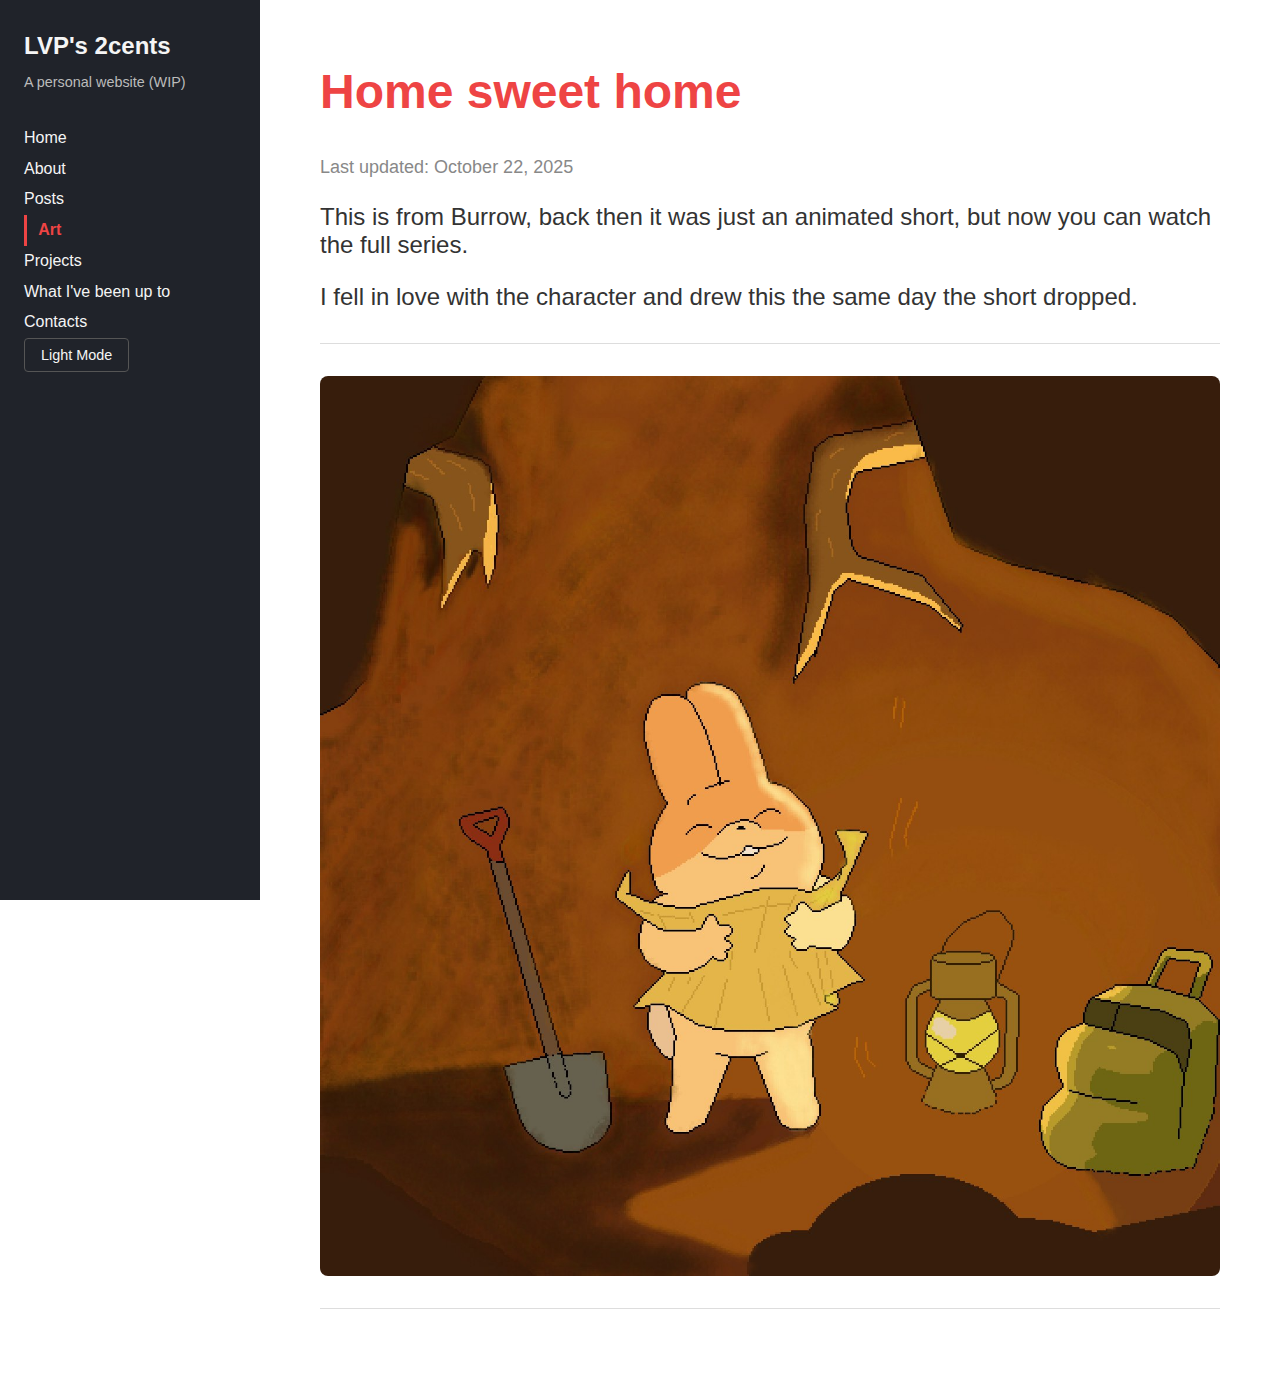
<file: art/photo5.html>
<!DOCTYPE html>
<html lang="en">
<head>
  <meta charset="UTF-8">
  <meta name="viewport" content="width=device-width, initial-scale=1.0">
  <title>LVP's 2cents</title>

  <link rel = "stylesheet" href="/style/style.css">

</head>
<body>

  <aside class="sidebar">
    <div>
      <h1>LVP's 2cents</h1>
      <p>A personal website (WIP)</p>
    </div>
    <nav>
      <a href="/index.html">Home</a>
      <a href="/about/">About</a>
      <a href="/posts/">Posts</a>
      <a href="/art/" class="active">Art</a>
      <a href="/projects">Projects</a>
      <a href="/now/">What I've been up to</a>
      <a href="/contacts/">Contacts</a>
      <button id="theme-toggle">Light Mode</button>
    </nav>
  </aside>

  <main class="content">
    <div class = "content-inner">
      <article class="post">
      
        <h1>Home sweet home</h1>
      
        <span class="post-date">Last updated: October 22, 2025</span>

        
        <p>This is from Burrow, back then it was just an animated short, but now you can watch the full series.</p>
        <p>I fell in love with the character and drew this the same day the short dropped. </p>
        <hr>
        

          <img src="/images/photo5.jpg" alt="Photo 5">
                        

        
      
      <hr>
    </article>
  </div>
    


  </main>

<script src="/script/index.js"></script>
</body>
</html>
</file>
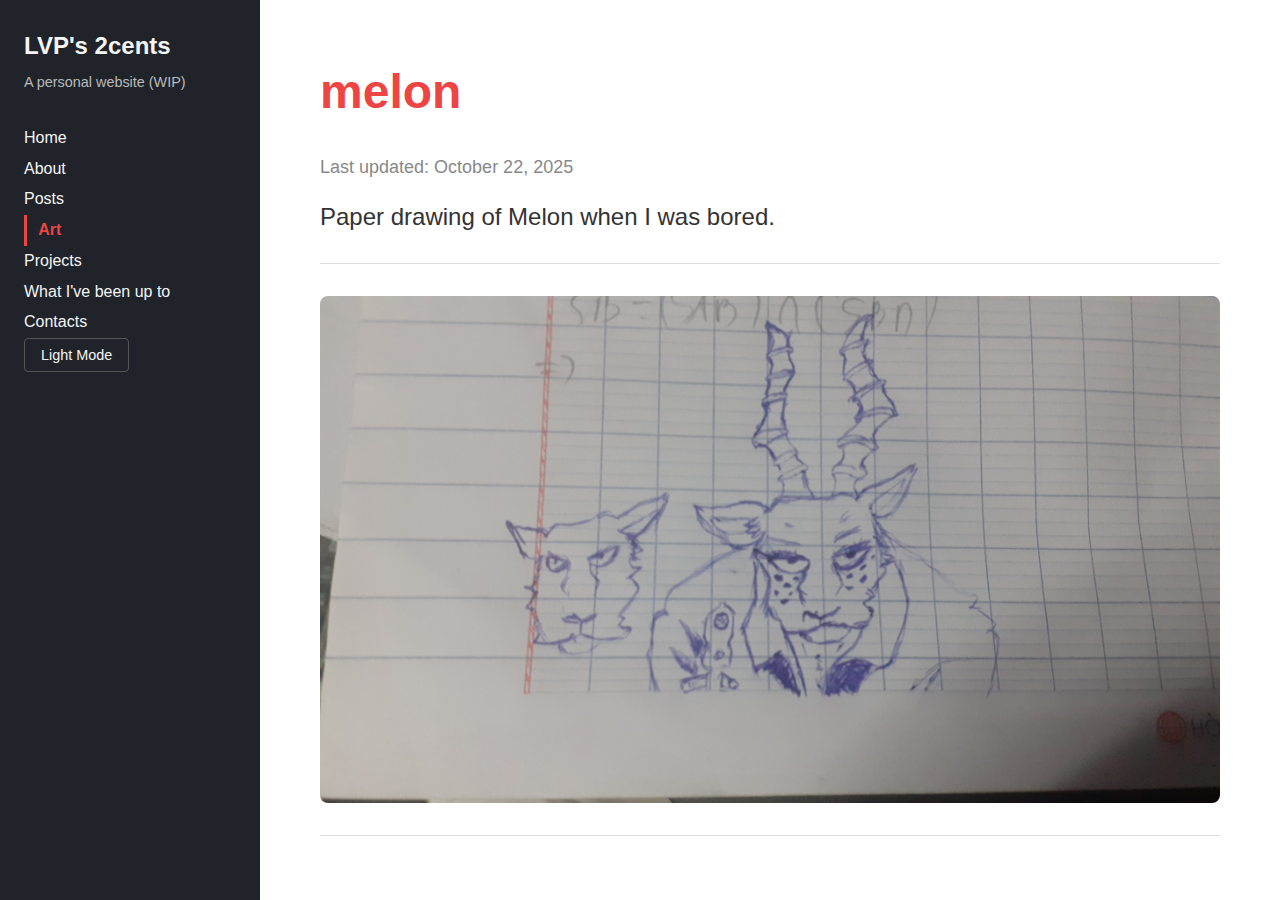
<file: art/photo6.html>
<!DOCTYPE html>
<html lang="en">
<head>
  <meta charset="UTF-8">
  <meta name="viewport" content="width=device-width, initial-scale=1.0">
  <title>LVP's 2cents</title>
  <meta name="description" content="Welcome to my LVP's 2cents.">
  <meta name="keywords" content=" portfolio, OpenGL, Java, 2D engine, HTML, CSS, JS">
  <meta name="author" content="lvpgitgud">
  <link rel="icon" type="image/x-icon" href="/images/favicon.svg">

  <link rel = "stylesheet" href="/style/style.css">

</head>
<body>

  <aside class="sidebar">
    <div>
      <h1>LVP's 2cents</h1>
      <p>A personal website (WIP)</p>
    </div>
    <nav>
      <a href="/index.html">Home</a>
      <a href="/about/">About</a>
      <a href="/posts/">Posts</a>
      <a href="/art/" class="active">Art</a>
      <a href="/projects">Projects</a>
      <a href="/now/">What I've been up to</a>
      <a href="/contacts/">Contacts</a>
      <button id="theme-toggle">Light Mode</button>
    </nav>
  </aside>

  <main class="content">
    <div class = "content-inner">
      <article class="post">
      
        <h1>melon</h1>
      
        <span class="post-date">Last updated: October 22, 2025</span>

        
        <p>Paper drawing of Melon when I was bored.</p>
        
        <hr>
        

          <img src="/images/photo6.jpg" alt="Photo 6">
                        

        
      
      <hr>
    </article>
  </div>
    


  </main>

<script src="/script/index.js"></script>
</body>
</html>
</file>
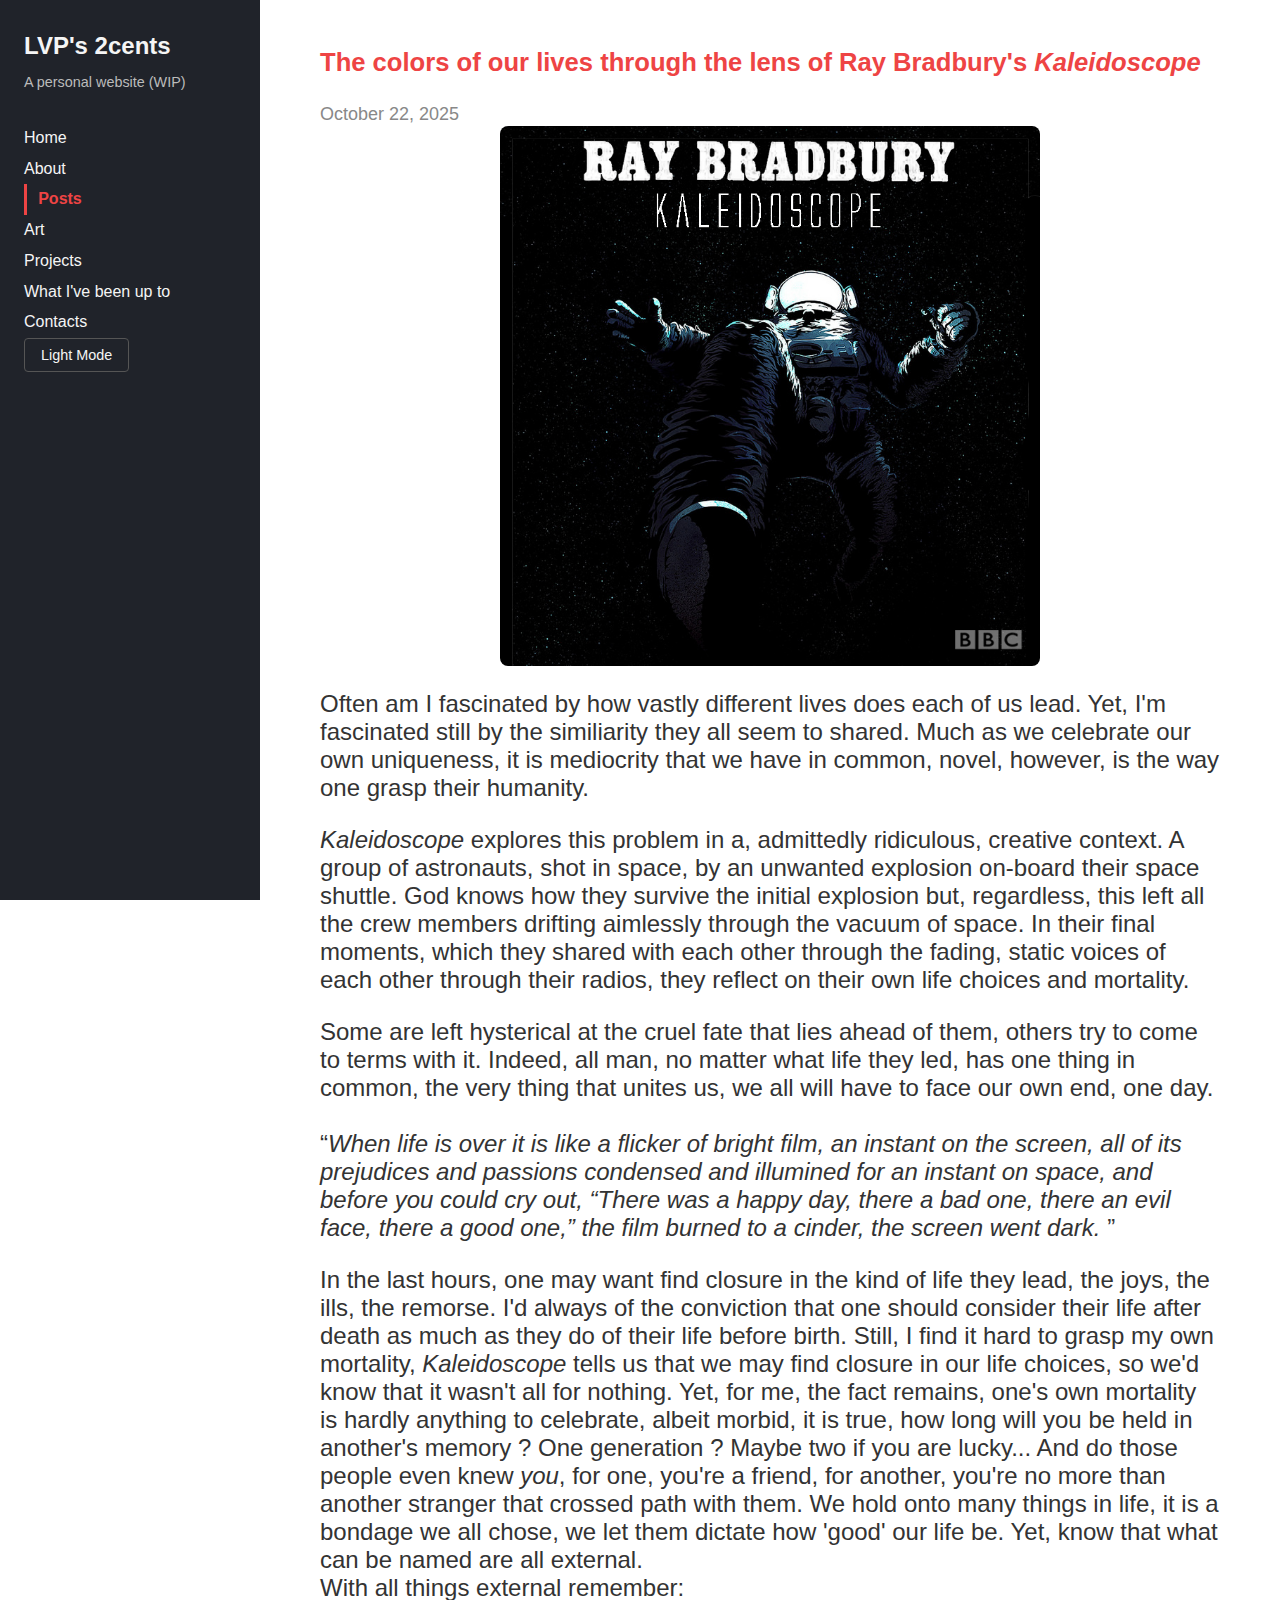
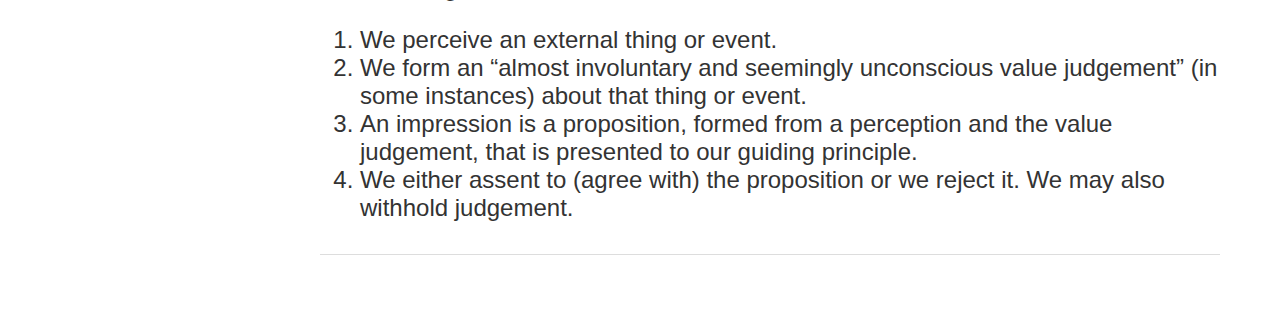
<file: posts/post1.html>
<!DOCTYPE html>
<html lang="en">
<head>
  <meta charset="UTF-8">
  <meta name="viewport" content="width=device-width, initial-scale=1.0">
  <title>LVP's 2cents</title>

  <link rel = "stylesheet" href="/style/style.css">

</head>
<body>

  <aside class="sidebar">
    <div>
      <h1>LVP's 2cents</h1>
      <p>A personal website (WIP)</p>
    </div>
    <nav>
      <a href="/index.html">Home</a>
      <a href="/about/">About</a>
      <a href="/posts/"class="active">Posts</a>
      <a href="/art/">Art</a>
      <a href="/projects">Projects</a>
      <a href="/now/">What I've been up to</a>
      <a href="/contacts/">Contacts</a>
      <button id="theme-toggle">Light Mode</button>
    </nav>
  </aside>
  <main class="content">
    <div class = "content-inner">
      <article class="post">  

          <h2 class="post-title">The colors of our lives through the lens of Ray Bradbury's <i>Kaleidoscope</i></h2>
                
          <span class="post-date">October 22, 2025
            <br></span>
            <img src="/images/RayBradburyKaleidoscope.jpg" alt="Kaleidoscope" style="width: 60%;">
          
          
          <p>Often am I fascinated by how vastly different lives does each of us lead. Yet, I'm fascinated still by the similiarity they all seem to shared.
            Much as we celebrate our own uniqueness, it is mediocrity that we have in common, novel, however, is the way one grasp their humanity.
          </p>

          <p><i>Kaleidoscope</i> explores this problem in a, admittedly ridiculous, creative context. A group of astronauts, shot in space, by an unwanted explosion on-board their space shuttle.
          God knows how they survive the initial explosion but, regardless, this left all the crew members drifting aimlessly through the vacuum of space. In their final moments, which they shared with each other
          through the fading, static voices of each other through their radios, they reflect on their own life choices and mortality.
          </p>
          
          <p>
            Some are left hysterical at the cruel fate that lies ahead of them, others try to come to terms with it. Indeed, all man, no matter what life they led, has one thing in common, the very thing that unites us, we all will have to face our own end, one day.
            <br><br><q><i>When life is over it is like a flicker of
            bright film, an instant on the screen, all of its prejudices and passions condensed and illumined for an
            instant on space, and before you could cry out, “There was a happy day, there a bad one, there an evil
            face, there a good one,” the film burned to a cinder, the screen went dark.</i>
            </q>
          </p>

          <p>In the last hours, one may want find closure in the kind of life they lead, the joys, the ills, the remorse. I'd always of the conviction that one should consider their life after death as much as they do of their life before birth.
            Still, I find it hard to grasp my own mortality, <i>Kaleidoscope</i> tells us that we may find closure in our life choices, so we'd know that it wasn't all for nothing. Yet, for me, the fact remains, one's own mortality is hardly anything to celebrate, albeit morbid, it is true,
            how long will you be held in another's memory ? One generation ? Maybe two if you are lucky... And do those people even knew <i>you</i>, for one, you're a friend, for another, you're no more than another stranger that crossed path with them.
            We hold onto many things in life, it is a bondage we all chose, we let them dictate how 'good' our life be. Yet, know that what can be named are all external.
            <br>With all things external remember: <br>
            <ol>
              <li>We perceive an external thing or event.</li>
              <li>We form an “almost involuntary and seemingly unconscious value judgement” (in some instances) about that thing or event.</li>
              <li>An impression is a proposition, formed from a perception and the value judgement, that is presented to our guiding principle.</li>
              <li>We either assent to (agree with) the proposition or we reject it. We may also withhold judgement.</li>
            </ol>
          </p>
            
        </article>


        <hr>


      


  </div>
  </main>

<script src="/script/index.js"></script>
</body>
</html>
</file>
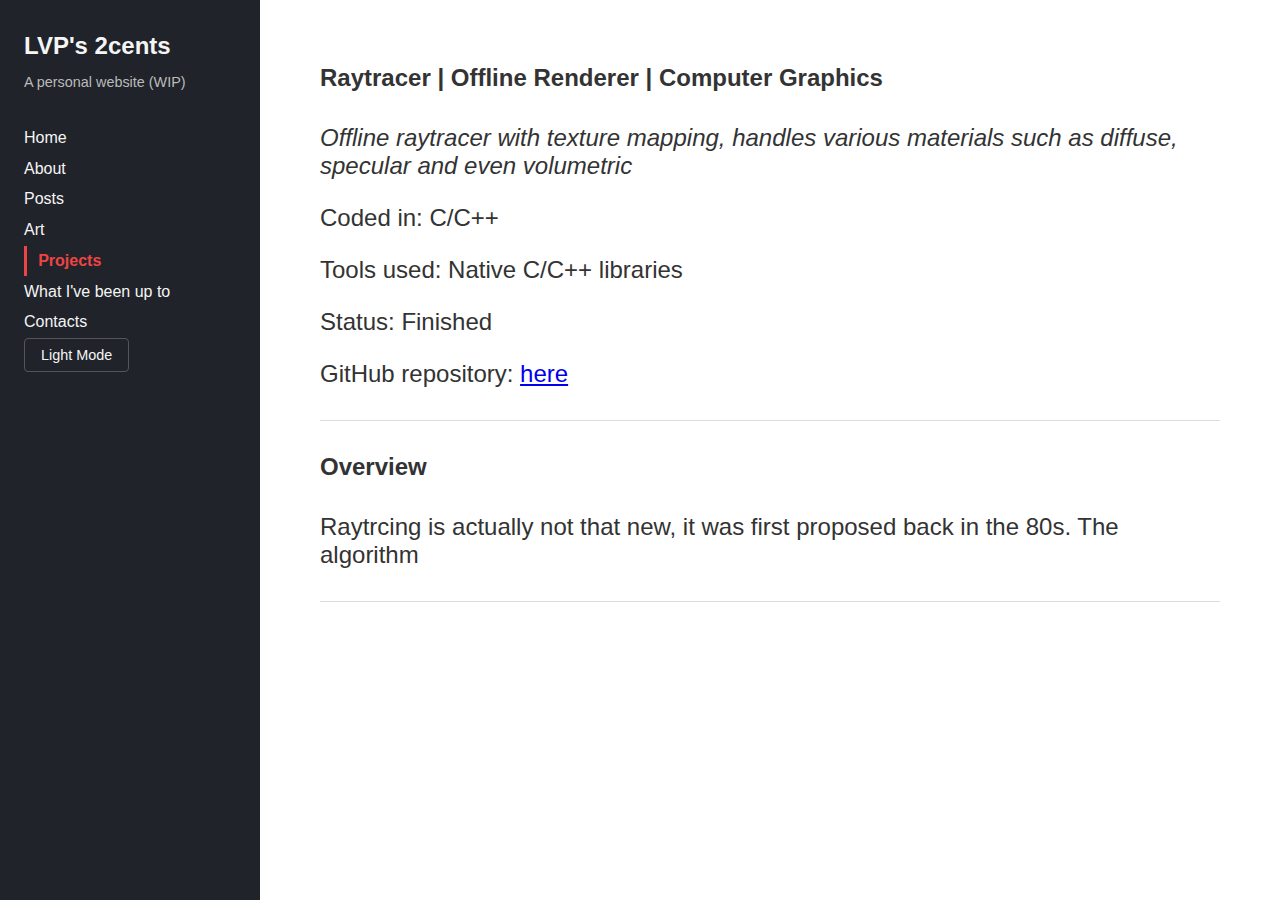
<file: projects/project1.html>
<!DOCTYPE html>
<html lang="en">
<head>
  <meta charset="UTF-8">
  <meta name="viewport" content="width=device-width, initial-scale=1.0">
  <title>LVP's 2cents</title>
  <meta name="description" content="Welcome to my LVP's 2cents.">
  <meta name="keywords" content=" portfolio, OpenGL, Java, 2D engine, HTML, CSS, JS">
  <meta name="author" content="lvpgitgud">
  <link rel="icon" type="image/x-icon" href="/images/favicon.svg">

  <link rel = "stylesheet" href="/style/style.css">

</head>
<body>

  <aside class="sidebar">
    <div>
      <h1>LVP's 2cents</h1>
      <p>A personal website (WIP)</p>
    </div>
    <nav>
      <a href="/index.html">Home</a>
      <a href="/about/">About</a>
      <a href="/posts/">Posts</a>
      <a href="/art/">Art</a>
      <a href="/projects" class="active">Projects</a>
      <a href="/now/">What I've been up to</a>
      <a href="/contacts/">Contacts</a>
      <button id="theme-toggle">Light Mode</button>
    </nav>
  </aside>

  <main class="content">
    <div class = "content-inner">
      <article class="post">
            <h4>Raytracer | Offline Renderer | Computer Graphics</h4>
            <p><i>Offline raytracer with texture mapping, handles various materials such as diffuse, specular and even volumetric</i></p>
            <p>Coded in: C/C++</p>
            <p>Tools used: Native C/C++ libraries</p>
            <p>Status: Finished</p>
            <p>GitHub repository: <a href="https://github.com/lvpgitgud/Raytracer">here</a></p>
            <hr>
        </article>
        <article class="post">
            <h4>Overview</h4>
            <p>Raytrcing is actually not that new, it was first proposed back in the 80s. The algorithm</p>
            <hr>
        </article>


   


      


  </div>
  </main>
<script src="/script/index.js"></script>
</body>
</html>
</file>
<file: style/style.css>
:root {
      --sidebar-bg: #20232a;
      --sidebar-text: #f5f5f5;
      --content-bg: #fff;
      --text-color: #333;
      --accent-color: #e44;
      --form-bg :
    }

    * {
      box-sizing: border-box;
    }

    body {
      margin: 0;
      font-family: "Helvetica Neue", Helvetica, Arial, sans-serif;
      color: var(--text-color);
      display: flex;
      min-height: 100vh;
      background: var(--content-bg);
    }

    /* Sidebar */
    .sidebar {
      width: 260px;
      background: var(--sidebar-bg);
      color: var(--sidebar-text);
      display: flex;
      flex-direction: column;
      padding: 2rem 1.5rem;
      position: fixed;
      top: 0;
      bottom: 0;
      left: 0;
    }

    .sidebar h1 {
      font-size: 1.5rem;
      margin: 0 0 0.5rem 0;
    }

    .sidebar p {
      font-size: 0.9rem;
      color: #bbb;
      margin-bottom: 2rem;
    }

    .sidebar nav a {
      display: block;
      color: var(--sidebar-text);
      text-decoration: none;
      padding: 0.4rem 0;
      transition: color 0.2s;
    }

    .sidebar nav a:hover {
      color: var(--accent-color);
    }

    .sidebar nav a.active{
      color: var(--accent-color);
      font-weight: bold;
      border-left: 3px solid var(--accent-color);
      padding-left: 0.7rem; 
    }
    #theme-toggle {
      margin-top: auto;
      background: transparent;
      border: 1px solid #555;
      color: var(--sidebar-text);
      padding: 0.5rem 1rem;
      border-radius: 4px;
      cursor: pointer;
      transition: all 0.3s ease;
      font-size: 0.9rem;
    }

    #theme-toggle:hover {
      background: var(--accent-color);
      color: #fff;
      border-color: var(--accent-color);
    }



   
    .content {
      margin-left: 260px;
      padding: 2rem;
      width: 100%;
      display: flex;
      justify-content: center;
    }

    .content-inner {
      max-width: 900px;
      width: 100%;
    }


    .post {
      margin-bottom: 2rem;
      font-size:x-large;
    }

    .post img {
      display: block;
      margin-left: auto;
      margin-right: auto;
      width: 100%;
      border-radius: 8px;
    }

    .post img:hover {
      transform: scale(.95);
      box-shadow: 0 4px 15px rgba(0,0,0,0.2);
    }

    .post-title {
      color: var(--accent-color);
      font-size: 1.6rem;
      margin-top: 1rem;
    }
    .post h1{
      color: var(--accent-color);
    }

    .post-date {
      font-size: large;
      color: #888;
    }
    
    .gallery {
      display: grid;
      grid-template-columns: repeat(auto-fit, minmax(250px, 1fr));
      gap: 1.5rem;
      justify-items: center;
      margin-top: 1rem;
    }

    .gallery img {
      width: 100%;
      height: auto;
      border-radius: 8px;
      transition: transform 0.3s ease, box-shadow 0.3s ease;
      cursor: pointer;
      object-fit: fill;
    }

    .gallery img:hover {
      transform: scale(1.05);
      box-shadow: 0 4px 15px rgba(0,0,0,0.2);
    }

    hr {
      border: none;
      border-bottom: 1px solid #ddd;
      margin: 2rem 0;
    }

    .contact-form {
      display: flex;
      flex-direction: column;
      gap: 1rem;
      padding: 2rem;
      border-radius: 8px;
    }

    .contact-form label {
      font-weight: bold;
      color: var(--text-color);
    }

    .contact-form input,
    .contact-form select,
    .contact-form textarea {
      padding: 0.6rem;
      border: 1px solid #ccc;
      border-radius: 4px;
      font-family: "Helvetica Neue", Helvetica, Arial, sans-serif;;
      font-size: x-large;
      width: 100%;
    }

    .contact-form input[type="radio"],
    .contact-form input[type="checkbox"] {
      width: auto;
      margin-right: 0.5rem;
    }

    .contact-form button {
      background: var(--accent-color);
      color: white;
      border: none;
      padding: 0.75rem 1rem;
      font-size: 1rem;
      border-radius: 4px;
      cursor: pointer;
      transition: background 0.3s ease;
    }

    .contact-form button:hover {
      background: #c33;
    }


    /* Responsive */
    @media (max-width: 768px) {
      body {
        flex-direction: column;
      }

      .sidebar {
        position: relative;
        width: 100%;
        flex-direction: row;
        justify-content: space-between;
        align-items: center;
        padding: 1rem;
      }

      .sidebar nav {
        position: relative;
        width: 100%;
        flex-direction: row;
        justify-content: space-between;
        align-items: center;
        padding: 1rem;
      }

      .content {
        margin-left: 0;
        padding: 1.5rem;
      }
    }
</file>
